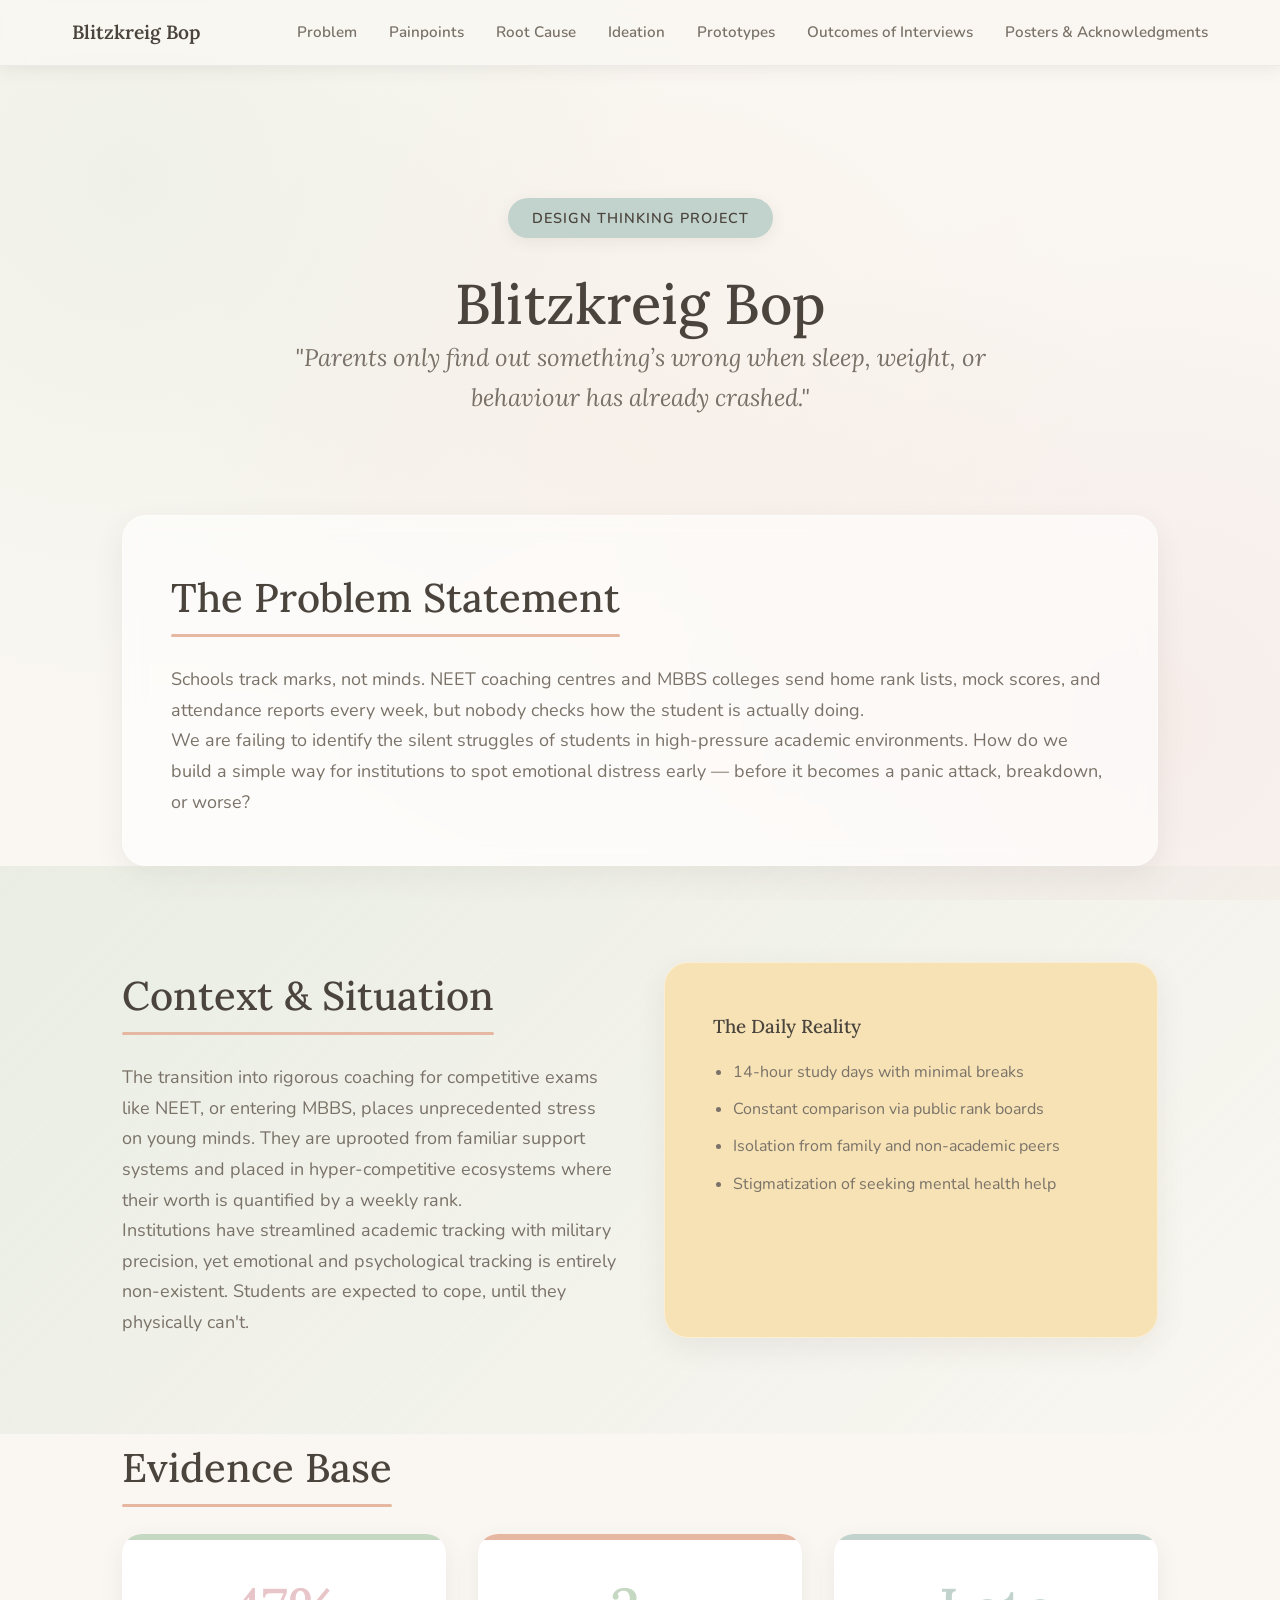
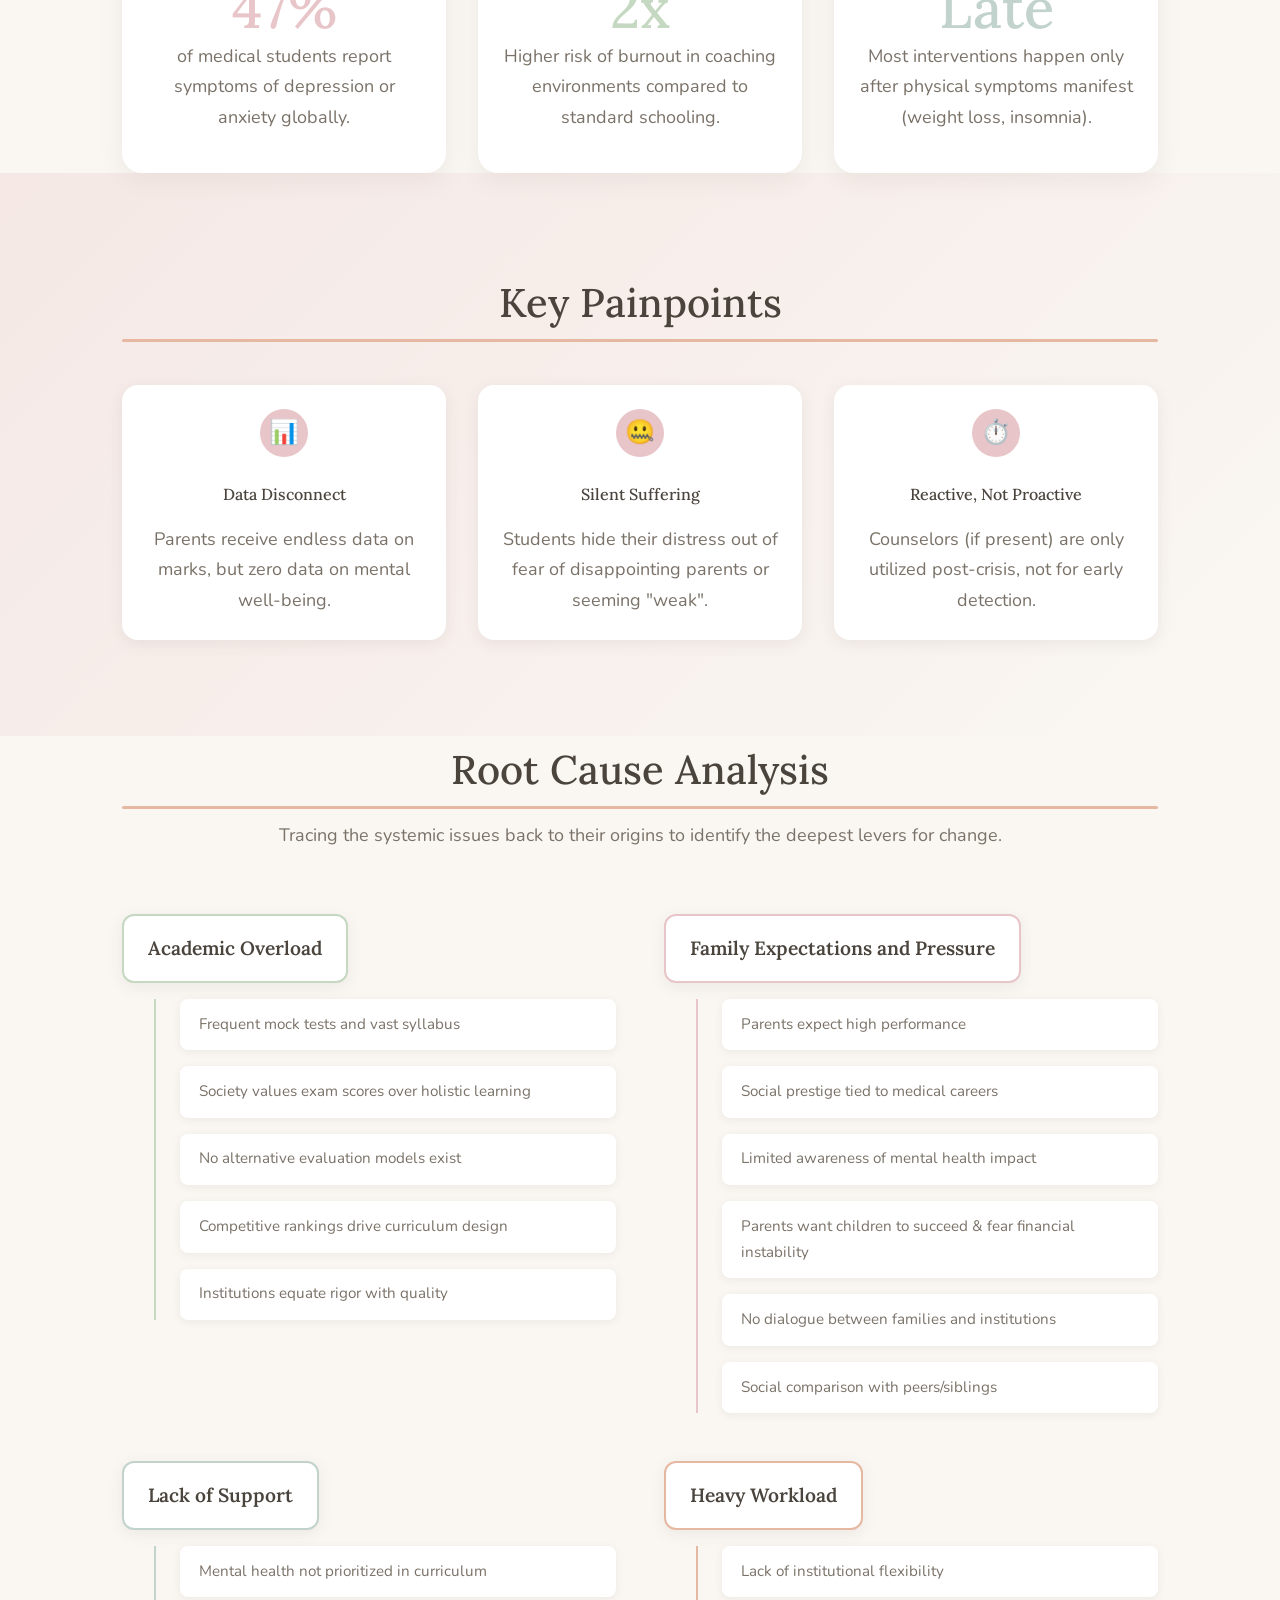
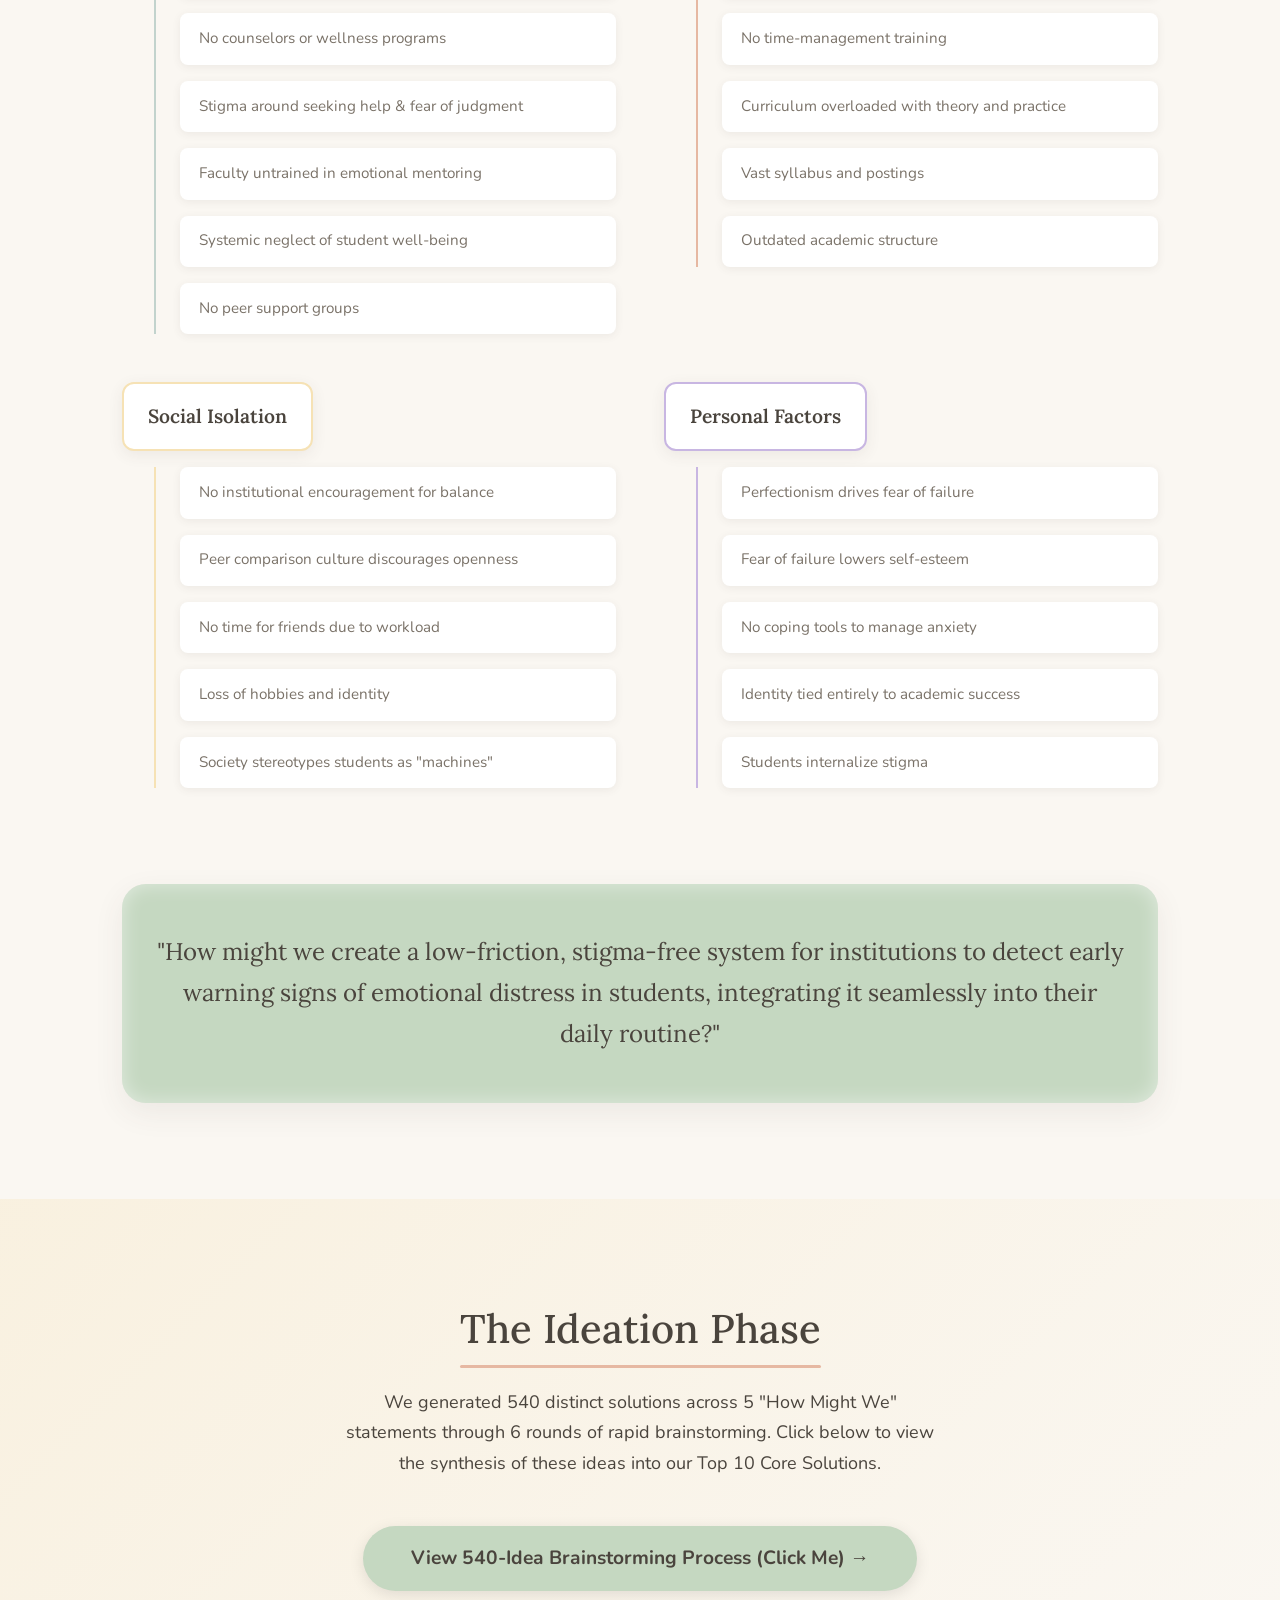
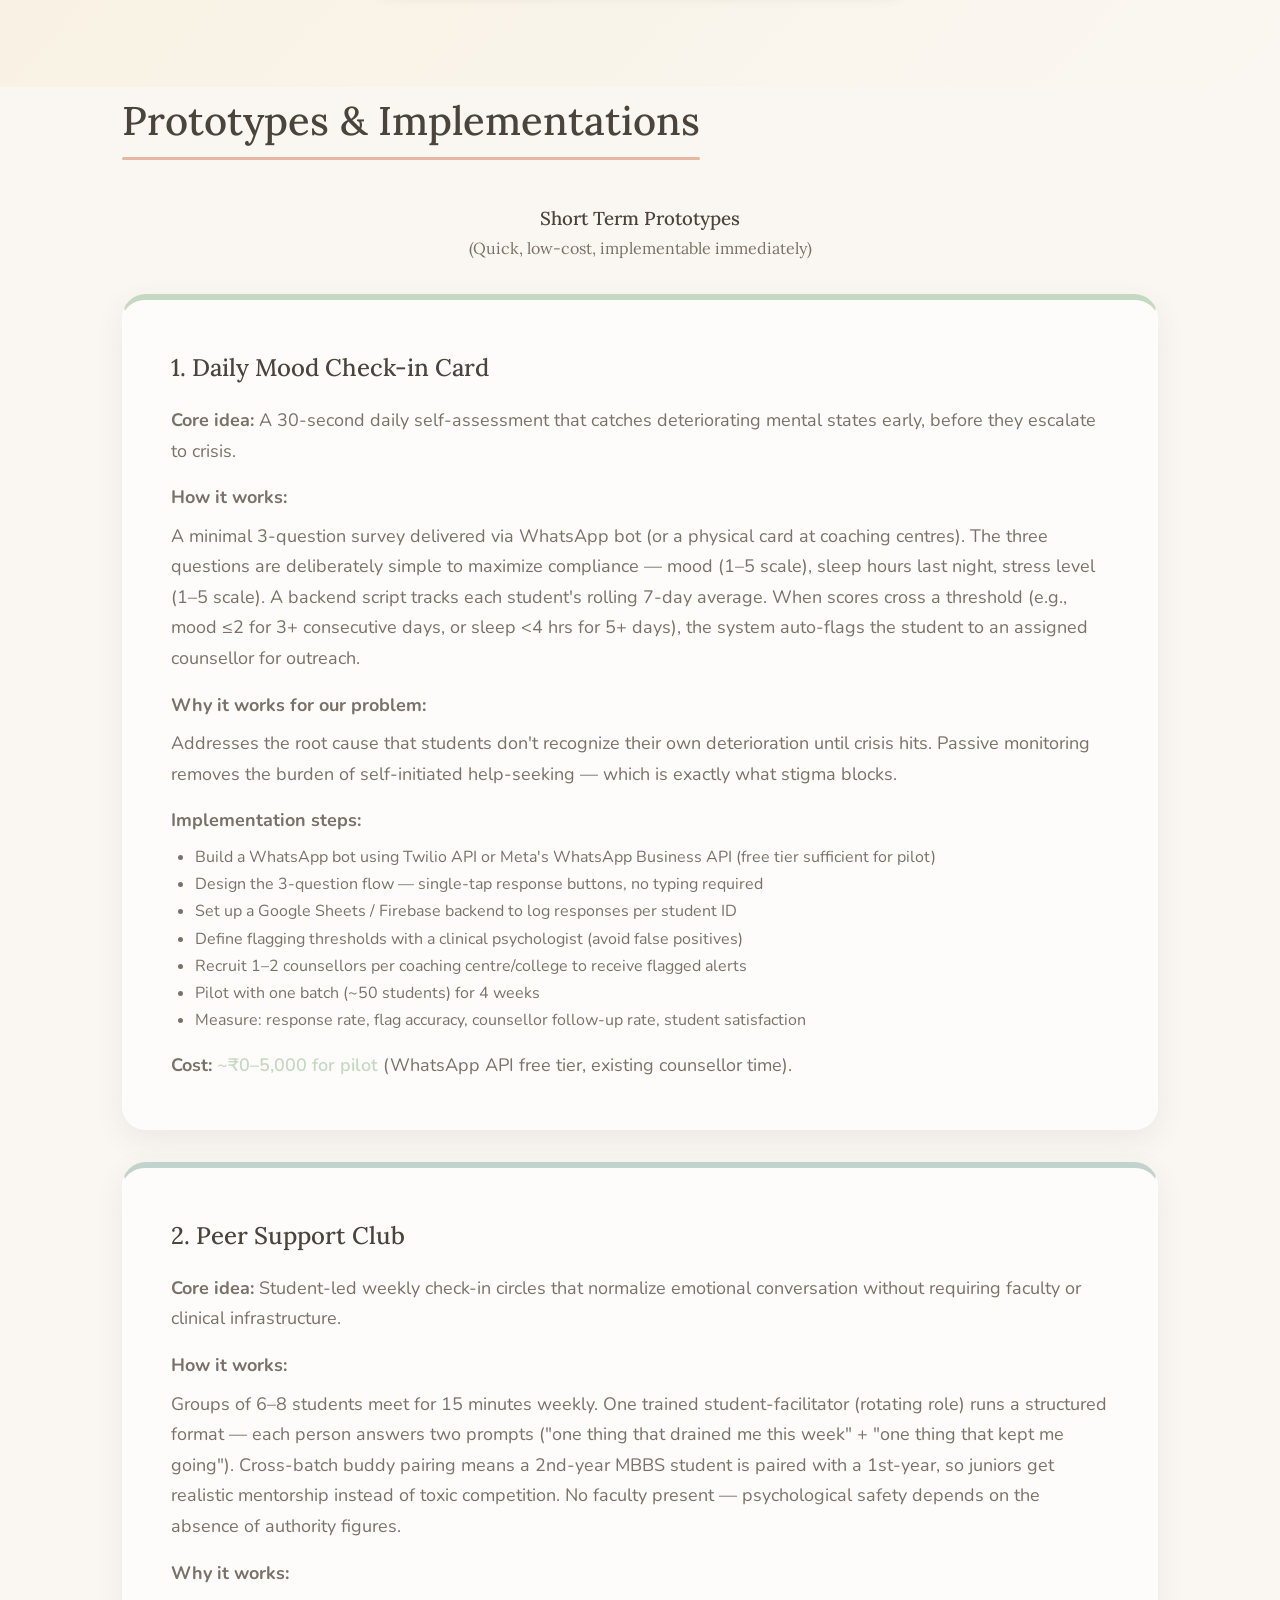
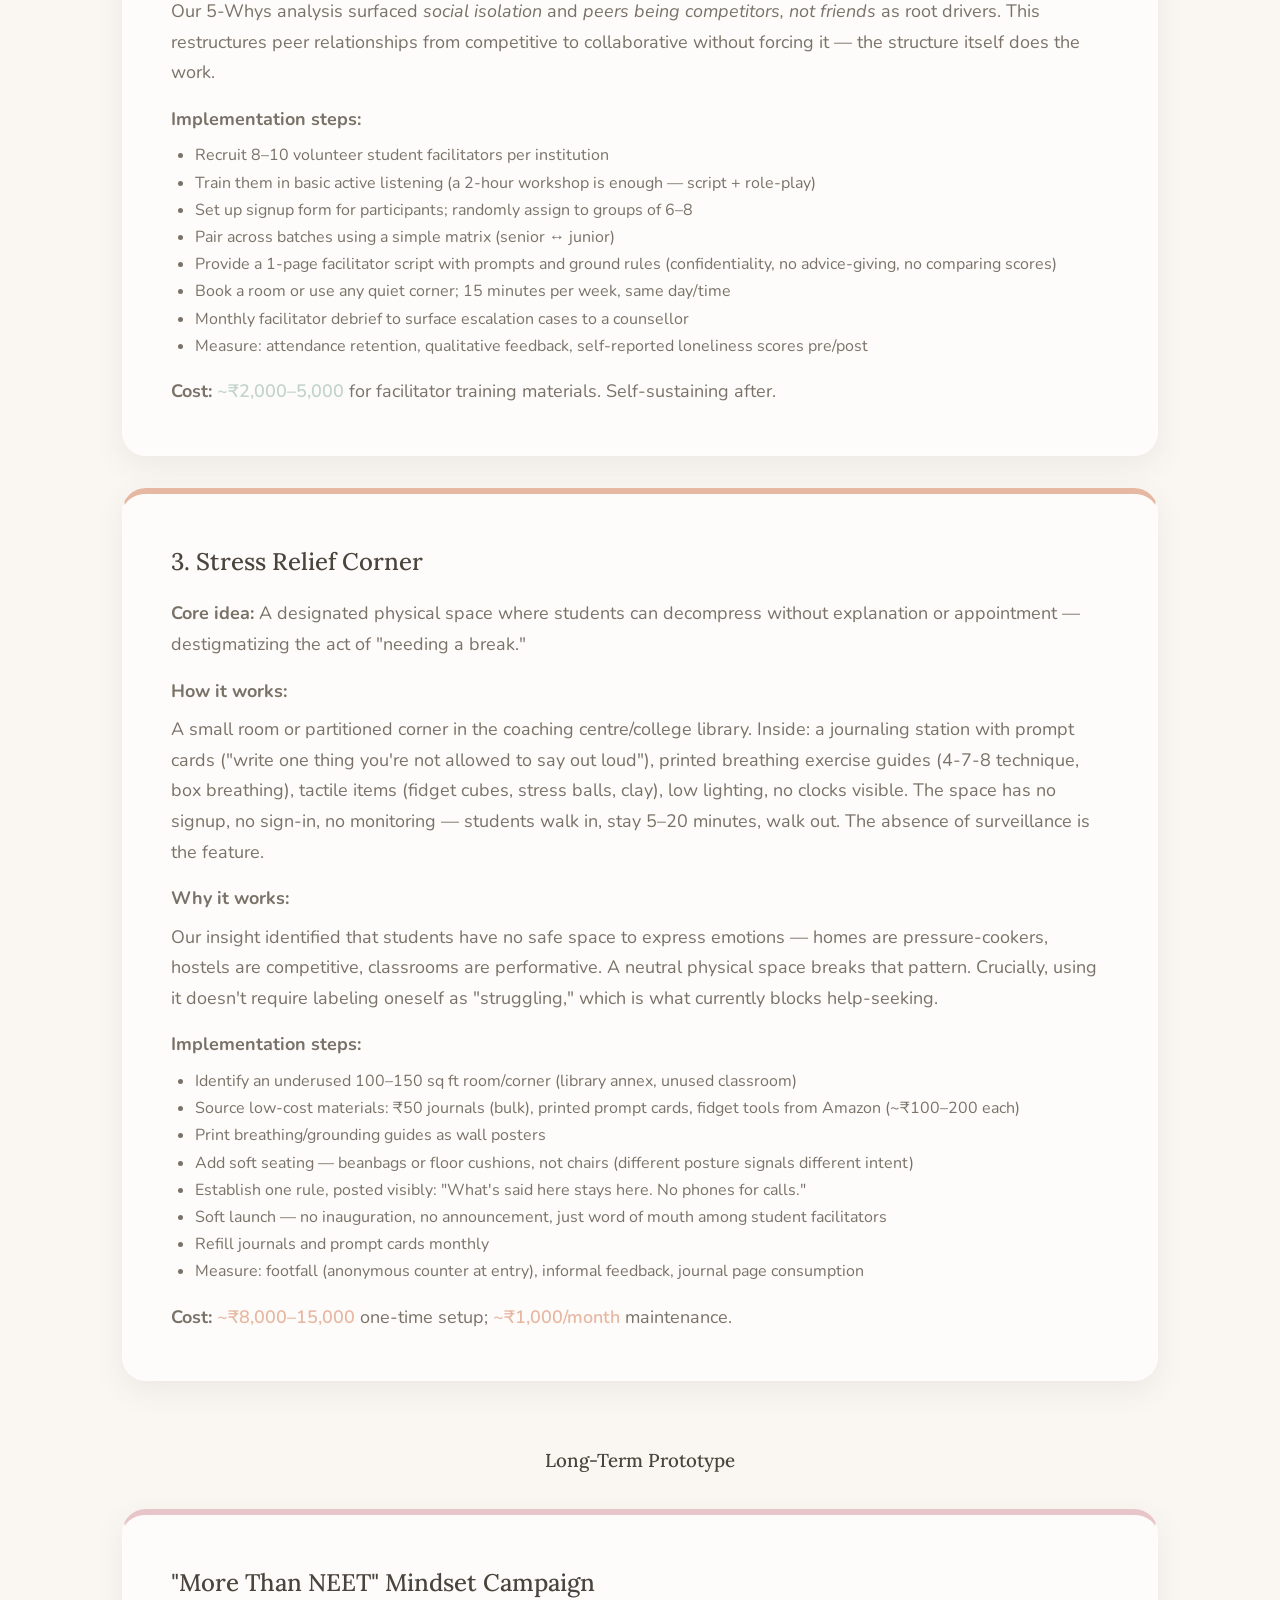
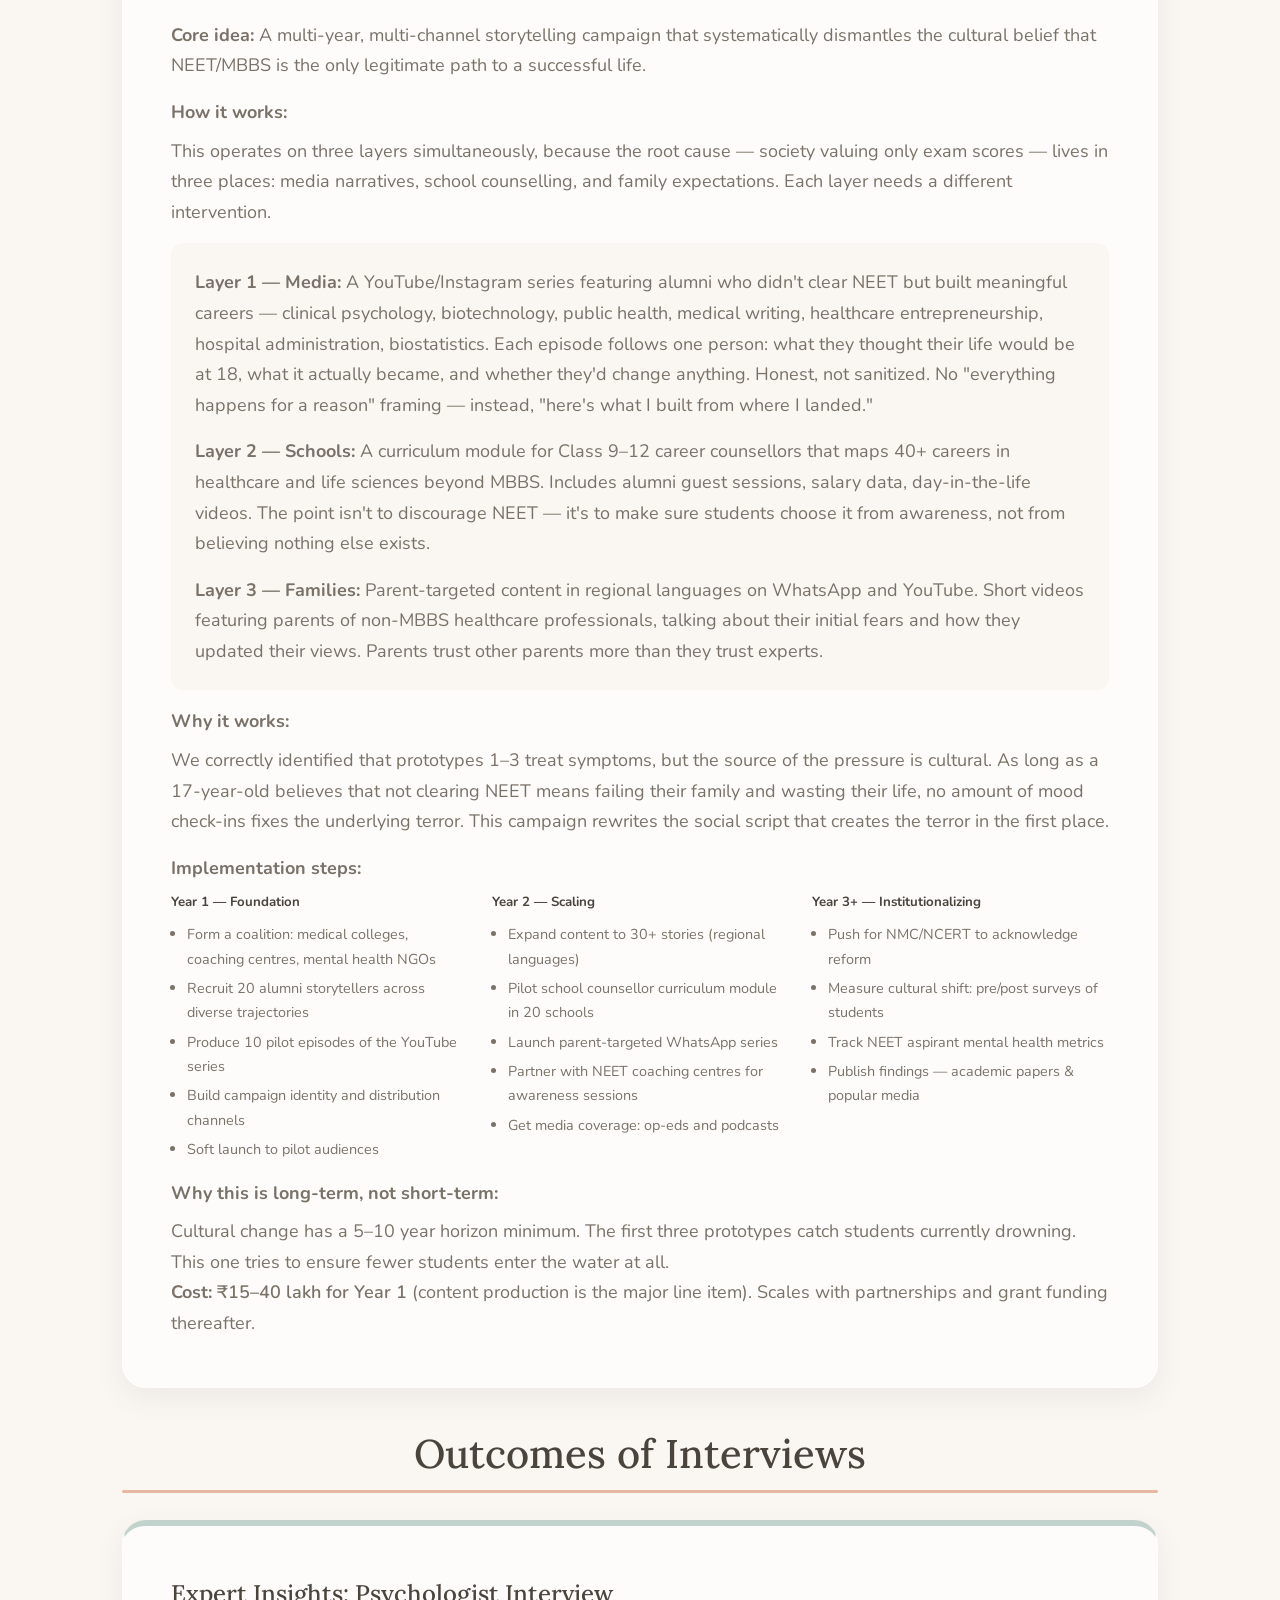
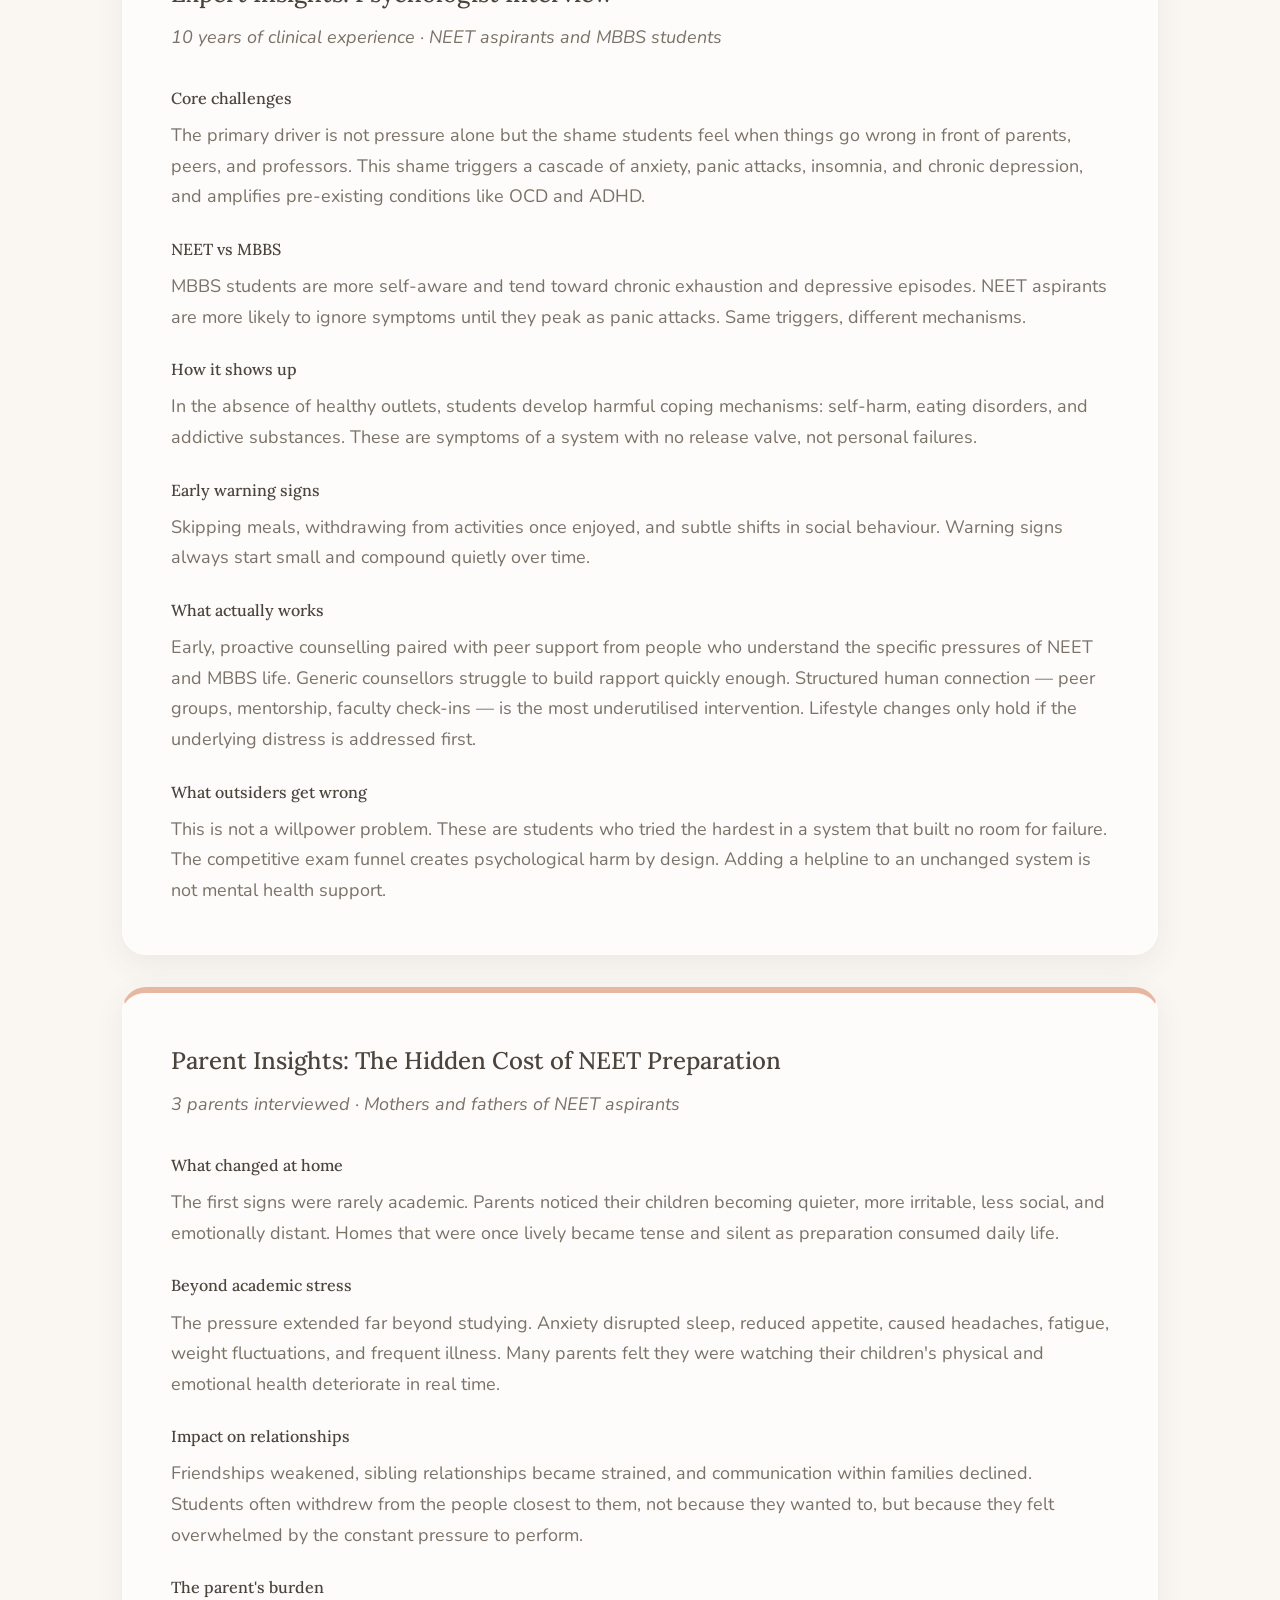
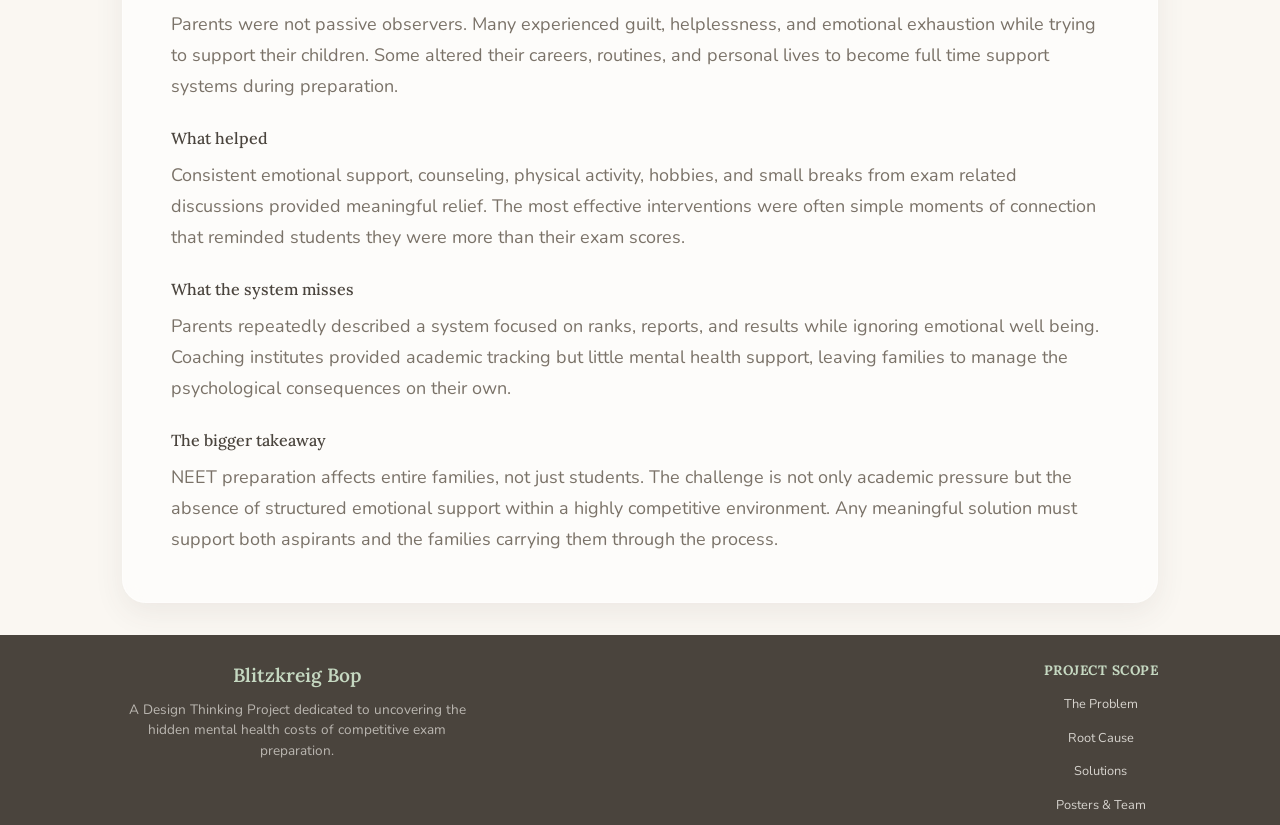
<file: index.html>
<!DOCTYPE html>
<html lang="en">
<head>
    <meta charset="UTF-8">
    <meta name="viewport" content="width=device-width, initial-scale=1.0">
    <title>Blitzkreig Bop | Early Spotting of Emotional Distress</title>
    <link rel="stylesheet" href="styles.css">
</head>
<body>

    <nav class="navbar">
        <div class="nav-container">
            <a href="#" class="nav-logo">Blitzkreig Bop</a>
            <ul class="nav-links">
                <li><a href="#problem">Problem</a></li>
                <li><a href="#painpoints">Painpoints</a></li>
                <li><a href="#root-cause">Root Cause</a></li>
                <li><a href="#ideas">Ideation</a></li>
                <li><a href="#prototype">Prototypes</a></li>
                <li><a href="#outcomes">Outcomes of Interviews</a></li>
                <li><a href="posters.html">Posters & Acknowledgments</a></li>
            </ul>
        </div>
    </nav>

    <header class="reveal">
        <div class="container">
            <span class="hero-badge">Design Thinking Project</span>
            <h1>Blitzkreig Bop</h1>
            <p class="hero-subtitle">"Parents only find out something’s wrong when sleep, weight, or behaviour has already crashed."</p>
        </div>
    </header>

    <section id="problem" class="container reveal">
        <div class="card">
            <h2>The Problem Statement</h2>
            <p>Schools track marks, not minds. NEET coaching centres and MBBS colleges send home rank lists, mock scores, and attendance reports every week, but nobody checks how the student is actually doing.</p>
            <p>We are failing to identify the silent struggles of students in high-pressure academic environments. How do we build a simple way for institutions to spot emotional distress early — before it becomes a panic attack, breakdown, or worse?</p>
        </div>
    </section>

    <section id="context" class="bg-sage reveal">
        <div class="container grid-2">
            <div>
                <h2>Context & Situation</h2>
                <p>The transition into rigorous coaching for competitive exams like NEET, or entering MBBS, places unprecedented stress on young minds. They are uprooted from familiar support systems and placed in hyper-competitive ecosystems where their worth is quantified by a weekly rank.</p>
                <p>Institutions have streamlined academic tracking with military precision, yet emotional and psychological tracking is entirely non-existent. Students are expected to cope, until they physically can't.</p>
            </div>
            <div class="card" style="background: var(--pastel-yellow);">
                <h3>The Daily Reality</h3>
                <ul style="list-style-type: disc; padding-left: 20px; color: var(--text-light);">
                    <li style="margin-bottom: 10px;">14-hour study days with minimal breaks</li>
                    <li style="margin-bottom: 10px;">Constant comparison via public rank boards</li>
                    <li style="margin-bottom: 10px;">Isolation from family and non-academic peers</li>
                    <li style="margin-bottom: 10px;">Stigmatization of seeking mental health help</li>
                </ul>
            </div>
        </div>
    </section>

    <section id="evidence" class="container reveal">
        <h2>Evidence Base</h2>
        <div class="grid-3">
            <div class="idea-card">
                <h1 style="color: var(--pastel-rose); margin-bottom: 0;">47%</h1>
                <p>of medical students report symptoms of depression or anxiety globally.</p>
            </div>
            <div class="idea-card">
                <h1 style="color: var(--pastel-sage); margin-bottom: 0;">2x</h1>
                <p>Higher risk of burnout in coaching environments compared to standard schooling.</p>
            </div>
            <div class="idea-card">
                <h1 style="color: var(--pastel-blue); margin-bottom: 0;">Late</h1>
                <p>Most interventions happen only after physical symptoms manifest (weight loss, insomnia).</p>
            </div>
        </div>
    </section>

    <section id="painpoints" class="bg-rose reveal">
        <div class="container">
            <h2 style="text-align: center; width: 100%; margin-bottom: 3rem;">Key Painpoints</h2>
            <ul class="painpoint-list grid-3" style="padding: 0;">
                <li class="painpoint-item" style="flex-direction: column; text-align: center; align-items: center; margin-bottom: 0;">
                    <div class="painpoint-icon" style="margin-right: 0; margin-bottom: 1.5rem;">📊</div>
                    <div>
                        <h4>Data Disconnect</h4>
                        <p>Parents receive endless data on marks, but zero data on mental well-being.</p>
                    </div>
                </li>
                <li class="painpoint-item" style="flex-direction: column; text-align: center; align-items: center; margin-bottom: 0;">
                    <div class="painpoint-icon" style="margin-right: 0; margin-bottom: 1.5rem;">🤐</div>
                    <div>
                        <h4>Silent Suffering</h4>
                        <p>Students hide their distress out of fear of disappointing parents or seeming "weak".</p>
                    </div>
                </li>
                <li class="painpoint-item" style="flex-direction: column; text-align: center; align-items: center; margin-bottom: 0;">
                    <div class="painpoint-icon" style="margin-right: 0; margin-bottom: 1.5rem;">⏱️</div>
                    <div>
                        <h4>Reactive, Not Proactive</h4>
                        <p>Counselors (if present) are only utilized post-crisis, not for early detection.</p>
                    </div>
                </li>
            </ul>
        </div>
    </section>

    <section id="root-cause" class="container reveal">
        <h2 style="text-align: center; width: 100%; margin-bottom: 1rem;">Root Cause Analysis</h2>
        <p style="text-align: center; max-width: 800px; margin: 0 auto 4rem; color: var(--text-light);">Tracing the systemic issues back to their origins to identify the deepest levers for change.</p>
        
        <div class="node-grid">
            <div class="node-group">
                <div class="main-node" style="border-color: var(--pastel-sage);">Academic Overload</div>
                <div class="sub-nodes-list" style="border-left-color: var(--pastel-sage);">
                    <div class="sub-node-item">Frequent mock tests and vast syllabus</div>
                    <div class="sub-node-item">Society values exam scores over holistic learning</div>
                    <div class="sub-node-item">No alternative evaluation models exist</div>
                    <div class="sub-node-item">Competitive rankings drive curriculum design</div>
                    <div class="sub-node-item">Institutions equate rigor with quality</div>
                </div>
            </div>

            <div class="node-group">
                <div class="main-node" style="border-color: var(--pastel-rose);">Family Expectations and Pressure</div>
                <div class="sub-nodes-list" style="border-left-color: var(--pastel-rose);">
                    <div class="sub-node-item">Parents expect high performance</div>
                    <div class="sub-node-item">Social prestige tied to medical careers</div>
                    <div class="sub-node-item">Limited awareness of mental health impact</div>
                    <div class="sub-node-item">Parents want children to succeed & fear financial instability</div>
                    <div class="sub-node-item">No dialogue between families and institutions</div>
                    <div class="sub-node-item">Social comparison with peers/siblings</div>
                </div>
            </div>

            <div class="node-group">
                <div class="main-node" style="border-color: var(--pastel-blue);">Lack of Support</div>
                <div class="sub-nodes-list" style="border-left-color: var(--pastel-blue);">
                    <div class="sub-node-item">Mental health not prioritized in curriculum</div>
                    <div class="sub-node-item">No counselors or wellness programs</div>
                    <div class="sub-node-item">Stigma around seeking help & fear of judgment</div>
                    <div class="sub-node-item">Faculty untrained in emotional mentoring</div>
                    <div class="sub-node-item">Systemic neglect of student well-being</div>
                    <div class="sub-node-item">No peer support groups</div>
                </div>
            </div>

            <div class="node-group">
                <div class="main-node" style="border-color: var(--pastel-peach);">Heavy Workload</div>
                <div class="sub-nodes-list" style="border-left-color: var(--pastel-peach);">
                    <div class="sub-node-item">Lack of institutional flexibility</div>
                    <div class="sub-node-item">No time-management training</div>
                    <div class="sub-node-item">Curriculum overloaded with theory and practice</div>
                    <div class="sub-node-item">Vast syllabus and postings</div>
                    <div class="sub-node-item">Outdated academic structure</div>
                </div>
            </div>

            <div class="node-group">
                <div class="main-node" style="border-color: var(--pastel-yellow);">Social Isolation</div>
                <div class="sub-nodes-list" style="border-left-color: var(--pastel-yellow);">
                    <div class="sub-node-item">No institutional encouragement for balance</div>
                    <div class="sub-node-item">Peer comparison culture discourages openness</div>
                    <div class="sub-node-item">No time for friends due to workload</div>
                    <div class="sub-node-item">Loss of hobbies and identity</div>
                    <div class="sub-node-item">Society stereotypes students as "machines"</div>
                </div>
            </div>

            <div class="node-group">
                <div class="main-node" style="border-color: #C8B6E2;">Personal Factors</div>
                <div class="sub-nodes-list" style="border-left-color: #C8B6E2;">
                    <div class="sub-node-item">Perfectionism drives fear of failure</div>
                    <div class="sub-node-item">Fear of failure lowers self-esteem</div>
                    <div class="sub-node-item">No coping tools to manage anxiety</div>
                    <div class="sub-node-item">Identity tied entirely to academic success</div>
                    <div class="sub-node-item">Students internalize stigma</div>
                </div>
            </div>
        </div>
    </section>

    <section id="hmw" class="reveal">
        <div class="container">
            <div class="hmw-statement">
                "How might we create a low-friction, stigma-free system for institutions to detect early warning signs of emotional distress in students, integrating it seamlessly into their daily routine?"
            </div>
        </div>
    </section>

    <section id="ideas" class="bg-yellow reveal" style="text-align: center; padding: 6rem 0;">
        <div class="container">
            <h2 style="margin-bottom: 1.5rem;">The Ideation Phase</h2>
            <p style="margin-bottom: 3rem; max-width: 600px; margin-left: auto; margin-right: auto; color: var(--text-color);">We generated 540 distinct solutions across 5 "How Might We" statements through 6 rounds of rapid brainstorming. Click below to view the synthesis of these ideas into our Top 10 Core Solutions.</p>
            
            <a href="ideation.html" style="display: inline-block; background-color: var(--pastel-sage); color: var(--text-color); font-weight: bold; font-size: 1.2rem; padding: 1rem 3rem; border-radius: 50px; text-decoration: none; box-shadow: 0 4px 15px rgba(0,0,0,0.1); transition: transform 0.3s ease;">
                View 540-Idea Brainstorming Process (Click Me) →
            </a>
        </div>
    </section>

    <section id="prototype" class="container reveal">
        <h2 style="text-align: center; margin-bottom: 3rem;">Prototypes & Implementations</h2>

        <h3 style="text-align: center; margin-bottom: 2rem;">Short Term Prototypes <span style="font-size: 1rem; color: var(--text-light); font-weight: normal; display: block;">(Quick, low-cost, implementable immediately)</span></h3>
        
        <div class="card" style="border-top: 6px solid var(--pastel-sage); margin-bottom: 2rem;">
            <h4 style="font-size: 1.5rem; margin-bottom: 1rem; color: var(--text-color);">1. Daily Mood Check-in Card</h4>
            <p><strong>Core idea:</strong> A 30-second daily self-assessment that catches deteriorating mental states early, before they escalate to crisis.</p>
            
            <p style="margin-top: 1rem; margin-bottom: 0.5rem;"><strong>How it works:</strong></p>
            <p>A minimal 3-question survey delivered via WhatsApp bot (or a physical card at coaching centres). The three questions are deliberately simple to maximize compliance — mood (1–5 scale), sleep hours last night, stress level (1–5 scale). A backend script tracks each student's rolling 7-day average. When scores cross a threshold (e.g., mood ≤2 for 3+ consecutive days, or sleep &lt;4 hrs for 5+ days), the system auto-flags the student to an assigned counsellor for outreach.</p>
            
            <p style="margin-top: 1rem; margin-bottom: 0.5rem;"><strong>Why it works for our problem:</strong></p>
            <p>Addresses the root cause that students don't recognize their own deterioration until crisis hits. Passive monitoring removes the burden of self-initiated help-seeking — which is exactly what stigma blocks.</p>

            <p style="margin-top: 1rem; margin-bottom: 0.5rem;"><strong>Implementation steps:</strong></p>
            <ul style="list-style-type: disc; padding-left: 1.5rem; margin-bottom: 1rem; color: var(--text-light);">
                <li>Build a WhatsApp bot using Twilio API or Meta's WhatsApp Business API (free tier sufficient for pilot)</li>
                <li>Design the 3-question flow — single-tap response buttons, no typing required</li>
                <li>Set up a Google Sheets / Firebase backend to log responses per student ID</li>
                <li>Define flagging thresholds with a clinical psychologist (avoid false positives)</li>
                <li>Recruit 1–2 counsellors per coaching centre/college to receive flagged alerts</li>
                <li>Pilot with one batch (~50 students) for 4 weeks</li>
                <li>Measure: response rate, flag accuracy, counsellor follow-up rate, student satisfaction</li>
            </ul>

            <p><strong>Cost:</strong> <span style="color: var(--pastel-sage); font-weight: 600;">~₹0–5,000 for pilot</span> (WhatsApp API free tier, existing counsellor time).</p>
        </div>

        <div class="card" style="border-top: 6px solid var(--pastel-blue); margin-bottom: 2rem;">
            <h4 style="font-size: 1.5rem; margin-bottom: 1rem; color: var(--text-color);">2. Peer Support Club</h4>
            <p><strong>Core idea:</strong> Student-led weekly check-in circles that normalize emotional conversation without requiring faculty or clinical infrastructure.</p>
            
            <p style="margin-top: 1rem; margin-bottom: 0.5rem;"><strong>How it works:</strong></p>
            <p>Groups of 6–8 students meet for 15 minutes weekly. One trained student-facilitator (rotating role) runs a structured format — each person answers two prompts ("one thing that drained me this week" + "one thing that kept me going"). Cross-batch buddy pairing means a 2nd-year MBBS student is paired with a 1st-year, so juniors get realistic mentorship instead of toxic competition. No faculty present — psychological safety depends on the absence of authority figures.</p>

            <p style="margin-top: 1rem; margin-bottom: 0.5rem;"><strong>Why it works:</strong></p>
            <p>Our 5-Whys analysis surfaced <em>social isolation</em> and <em>peers being competitors, not friends</em> as root drivers. This restructures peer relationships from competitive to collaborative without forcing it — the structure itself does the work.</p>

            <p style="margin-top: 1rem; margin-bottom: 0.5rem;"><strong>Implementation steps:</strong></p>
            <ul style="list-style-type: disc; padding-left: 1.5rem; margin-bottom: 1rem; color: var(--text-light);">
                <li>Recruit 8–10 volunteer student facilitators per institution</li>
                <li>Train them in basic active listening (a 2-hour workshop is enough — script + role-play)</li>
                <li>Set up signup form for participants; randomly assign to groups of 6–8</li>
                <li>Pair across batches using a simple matrix (senior ↔ junior)</li>
                <li>Provide a 1-page facilitator script with prompts and ground rules (confidentiality, no advice-giving, no comparing scores)</li>
                <li>Book a room or use any quiet corner; 15 minutes per week, same day/time</li>
                <li>Monthly facilitator debrief to surface escalation cases to a counsellor</li>
                <li>Measure: attendance retention, qualitative feedback, self-reported loneliness scores pre/post</li>
            </ul>

            <p><strong>Cost:</strong> <span style="color: var(--pastel-blue); font-weight: 600;">~₹2,000–5,000</span> for facilitator training materials. Self-sustaining after.</p>
        </div>

        <div class="card" style="border-top: 6px solid var(--pastel-peach); margin-bottom: 4rem;">
            <h4 style="font-size: 1.5rem; margin-bottom: 1rem; color: var(--text-color);">3. Stress Relief Corner</h4>
            <p><strong>Core idea:</strong> A designated physical space where students can decompress without explanation or appointment — destigmatizing the act of "needing a break."</p>

            <p style="margin-top: 1rem; margin-bottom: 0.5rem;"><strong>How it works:</strong></p>
            <p>A small room or partitioned corner in the coaching centre/college library. Inside: a journaling station with prompt cards ("write one thing you're not allowed to say out loud"), printed breathing exercise guides (4-7-8 technique, box breathing), tactile items (fidget cubes, stress balls, clay), low lighting, no clocks visible. The space has no signup, no sign-in, no monitoring — students walk in, stay 5–20 minutes, walk out. The absence of surveillance is the feature.</p>

            <p style="margin-top: 1rem; margin-bottom: 0.5rem;"><strong>Why it works:</strong></p>
            <p>Our insight identified that students have no safe space to express emotions — homes are pressure-cookers, hostels are competitive, classrooms are performative. A neutral physical space breaks that pattern. Crucially, using it doesn't require labeling oneself as "struggling," which is what currently blocks help-seeking.</p>

            <p style="margin-top: 1rem; margin-bottom: 0.5rem;"><strong>Implementation steps:</strong></p>
            <ul style="list-style-type: disc; padding-left: 1.5rem; margin-bottom: 1rem; color: var(--text-light);">
                <li>Identify an underused 100–150 sq ft room/corner (library annex, unused classroom)</li>
                <li>Source low-cost materials: ₹50 journals (bulk), printed prompt cards, fidget tools from Amazon (~₹100–200 each)</li>
                <li>Print breathing/grounding guides as wall posters</li>
                <li>Add soft seating — beanbags or floor cushions, not chairs (different posture signals different intent)</li>
                <li>Establish one rule, posted visibly: "What's said here stays here. No phones for calls."</li>
                <li>Soft launch — no inauguration, no announcement, just word of mouth among student facilitators</li>
                <li>Refill journals and prompt cards monthly</li>
                <li>Measure: footfall (anonymous counter at entry), informal feedback, journal page consumption</li>
            </ul>

            <p><strong>Cost:</strong> <span style="color: var(--pastel-peach); font-weight: 600;">~₹8,000–15,000</span> one-time setup; <span style="color: var(--pastel-peach); font-weight: 600;">~₹1,000/month</span> maintenance.</p>
        </div>


        <h3 style="text-align: center; margin-bottom: 2rem;">Long-Term Prototype</h3>

        <div class="card" style="border-top: 6px solid var(--pastel-rose); margin-bottom: 2rem;">
            <h4 style="font-size: 1.5rem; margin-bottom: 1rem; color: var(--text-color);">"More Than NEET" Mindset Campaign</h4>
            <p><strong>Core idea:</strong> A multi-year, multi-channel storytelling campaign that systematically dismantles the cultural belief that NEET/MBBS is the only legitimate path to a successful life.</p>

            <p style="margin-top: 1rem; margin-bottom: 0.5rem;"><strong>How it works:</strong></p>
            <p>This operates on three layers simultaneously, because the root cause — society valuing only exam scores — lives in three places: media narratives, school counselling, and family expectations. Each layer needs a different intervention.</p>
            
            <div style="background-color: var(--bg-color); padding: 1.5rem; border-radius: 12px; margin: 1rem 0;">
                <p style="margin-bottom: 1rem;"><strong>Layer 1 — Media:</strong> A YouTube/Instagram series featuring alumni who didn't clear NEET but built meaningful careers — clinical psychology, biotechnology, public health, medical writing, healthcare entrepreneurship, hospital administration, biostatistics. Each episode follows one person: what they thought their life would be at 18, what it actually became, and whether they'd change anything. Honest, not sanitized. No "everything happens for a reason" framing — instead, "here's what I built from where I landed."</p>
                <p style="margin-bottom: 1rem;"><strong>Layer 2 — Schools:</strong> A curriculum module for Class 9–12 career counsellors that maps 40+ careers in healthcare and life sciences beyond MBBS. Includes alumni guest sessions, salary data, day-in-the-life videos. The point isn't to discourage NEET — it's to make sure students choose it from awareness, not from believing nothing else exists.</p>
                <p><strong>Layer 3 — Families:</strong> Parent-targeted content in regional languages on WhatsApp and YouTube. Short videos featuring parents of non-MBBS healthcare professionals, talking about their initial fears and how they updated their views. Parents trust other parents more than they trust experts.</p>
            </div>

            <p style="margin-top: 1rem; margin-bottom: 0.5rem;"><strong>Why it works:</strong></p>
            <p>We correctly identified that prototypes 1–3 treat symptoms, but the source of the pressure is cultural. As long as a 17-year-old believes that not clearing NEET means failing their family and wasting their life, no amount of mood check-ins fixes the underlying terror. This campaign rewrites the social script that creates the terror in the first place.</p>

            <p style="margin-top: 1rem; margin-bottom: 0.5rem;"><strong>Implementation steps:</strong></p>
            <div class="grid-3" style="gap: 1.5rem; margin-bottom: 1rem;">
                <div>
                    <h5 style="margin-bottom: 0.5rem;">Year 1 — Foundation</h5>
                    <ul style="list-style-type: disc; padding-left: 1rem; color: var(--text-light); font-size: 0.9rem;">
                        <li style="margin-bottom: 0.3rem;">Form a coalition: medical colleges, coaching centres, mental health NGOs</li>
                        <li style="margin-bottom: 0.3rem;">Recruit 20 alumni storytellers across diverse trajectories</li>
                        <li style="margin-bottom: 0.3rem;">Produce 10 pilot episodes of the YouTube series</li>
                        <li style="margin-bottom: 0.3rem;">Build campaign identity and distribution channels</li>
                        <li>Soft launch to pilot audiences</li>
                    </ul>
                </div>
                <div>
                    <h5 style="margin-bottom: 0.5rem;">Year 2 — Scaling</h5>
                    <ul style="list-style-type: disc; padding-left: 1rem; color: var(--text-light); font-size: 0.9rem;">
                        <li style="margin-bottom: 0.3rem;">Expand content to 30+ stories (regional languages)</li>
                        <li style="margin-bottom: 0.3rem;">Pilot school counsellor curriculum module in 20 schools</li>
                        <li style="margin-bottom: 0.3rem;">Launch parent-targeted WhatsApp series</li>
                        <li style="margin-bottom: 0.3rem;">Partner with NEET coaching centres for awareness sessions</li>
                        <li>Get media coverage: op-eds and podcasts</li>
                    </ul>
                </div>
                <div>
                    <h5 style="margin-bottom: 0.5rem;">Year 3+ — Institutionalizing</h5>
                    <ul style="list-style-type: disc; padding-left: 1rem; color: var(--text-light); font-size: 0.9rem;">
                        <li style="margin-bottom: 0.3rem;">Push for NMC/NCERT to acknowledge reform</li>
                        <li style="margin-bottom: 0.3rem;">Measure cultural shift: pre/post surveys of students</li>
                        <li style="margin-bottom: 0.3rem;">Track NEET aspirant mental health metrics</li>
                        <li>Publish findings — academic papers & popular media</li>
                    </ul>
                </div>
            </div>

            <p style="margin-top: 1rem; margin-bottom: 0.5rem;"><strong>Why this is long-term, not short-term:</strong></p>
            <p>Cultural change has a 5–10 year horizon minimum. The first three prototypes catch students currently drowning. This one tries to ensure fewer students enter the water at all.</p>

            <p><strong>Cost:</strong> <span style="font-weight: 600;">₹15–40 lakh for Year 1</span> (content production is the major line item). Scales with partnerships and grant funding thereafter.</p>
        </div>
    </section>


    <section id="outcomes" class="container reveal">
        <h2 style="text-align: center; width: 100%; margin-bottom: 2rem;">Outcomes of Interviews</h2>
        <div class="card" style="border-top: 6px solid var(--pastel-blue); margin-bottom: 2rem;">
            <h3 style="font-size: 1.5rem; margin-bottom: 0.5rem; color: var(--text-color);">Expert Insights: Psychologist Interview</h3>
            <p style="color: var(--text-light); margin-bottom: 2rem;"><em>10 years of clinical experience &middot; NEET aspirants and MBBS students</em></p>
            
            <h4 style="margin-bottom: 0.5rem;">Core challenges</h4>
            <p style="margin-bottom: 1.5rem;">The primary driver is not pressure alone but the shame students feel when things go wrong in front of parents, peers, and professors. This shame triggers a cascade of anxiety, panic attacks, insomnia, and chronic depression, and amplifies pre-existing conditions like OCD and ADHD.</p>

            <h4 style="margin-bottom: 0.5rem;">NEET vs MBBS</h4>
            <p style="margin-bottom: 1.5rem;">MBBS students are more self-aware and tend toward chronic exhaustion and depressive episodes. NEET aspirants are more likely to ignore symptoms until they peak as panic attacks. Same triggers, different mechanisms.</p>

            <h4 style="margin-bottom: 0.5rem;">How it shows up</h4>
            <p style="margin-bottom: 1.5rem;">In the absence of healthy outlets, students develop harmful coping mechanisms: self-harm, eating disorders, and addictive substances. These are symptoms of a system with no release valve, not personal failures.</p>

            <h4 style="margin-bottom: 0.5rem;">Early warning signs</h4>
            <p style="margin-bottom: 1.5rem;">Skipping meals, withdrawing from activities once enjoyed, and subtle shifts in social behaviour. Warning signs always start small and compound quietly over time.</p>

            <h4 style="margin-bottom: 0.5rem;">What actually works</h4>
            <p style="margin-bottom: 1.5rem;">Early, proactive counselling paired with peer support from people who understand the specific pressures of NEET and MBBS life. Generic counsellors struggle to build rapport quickly enough. Structured human connection &mdash; peer groups, mentorship, faculty check-ins &mdash; is the most underutilised intervention. Lifestyle changes only hold if the underlying distress is addressed first.</p>

            <h4 style="margin-bottom: 0.5rem;">What outsiders get wrong</h4>
            <p>This is not a willpower problem. These are students who tried the hardest in a system that built no room for failure. The competitive exam funnel creates psychological harm by design. Adding a helpline to an unchanged system is not mental health support.</p>
        </div>
        
        <div class="card" style="border-top: 6px solid var(--pastel-peach); margin-bottom: 2rem;">
            <h3 style="font-size: 1.5rem; margin-bottom: 0.5rem; color: var(--text-color);">Parent Insights: The Hidden Cost of NEET Preparation</h3>
            <p style="color: var(--text-light); margin-bottom: 2rem;"><em>3 parents interviewed &middot; Mothers and fathers of NEET aspirants</em></p>
            
            <h4 style="margin-bottom: 0.5rem;">What changed at home</h4>
            <p style="margin-bottom: 1.5rem;">The first signs were rarely academic. Parents noticed their children becoming quieter, more irritable, less social, and emotionally distant. Homes that were once lively became tense and silent as preparation consumed daily life.</p>

            <h4 style="margin-bottom: 0.5rem;">Beyond academic stress</h4>
            <p style="margin-bottom: 1.5rem;">The pressure extended far beyond studying. Anxiety disrupted sleep, reduced appetite, caused headaches, fatigue, weight fluctuations, and frequent illness. Many parents felt they were watching their children's physical and emotional health deteriorate in real time.</p>

            <h4 style="margin-bottom: 0.5rem;">Impact on relationships</h4>
            <p style="margin-bottom: 1.5rem;">Friendships weakened, sibling relationships became strained, and communication within families declined. Students often withdrew from the people closest to them, not because they wanted to, but because they felt overwhelmed by the constant pressure to perform.</p>

            <h4 style="margin-bottom: 0.5rem;">The parent's burden</h4>
            <p style="margin-bottom: 1.5rem;">Parents were not passive observers. Many experienced guilt, helplessness, and emotional exhaustion while trying to support their children. Some altered their careers, routines, and personal lives to become full time support systems during preparation.</p>

            <h4 style="margin-bottom: 0.5rem;">What helped</h4>
            <p style="margin-bottom: 1.5rem;">Consistent emotional support, counseling, physical activity, hobbies, and small breaks from exam related discussions provided meaningful relief. The most effective interventions were often simple moments of connection that reminded students they were more than their exam scores.</p>

            <h4 style="margin-bottom: 0.5rem;">What the system misses</h4>
            <p style="margin-bottom: 1.5rem;">Parents repeatedly described a system focused on ranks, reports, and results while ignoring emotional well being. Coaching institutes provided academic tracking but little mental health support, leaving families to manage the psychological consequences on their own.</p>

            <h4 style="margin-bottom: 0.5rem;">The bigger takeaway</h4>
            <p>NEET preparation affects entire families, not just students. The challenge is not only academic pressure but the absence of structured emotional support within a highly competitive environment. Any meaningful solution must support both aspirants and the families carrying them through the process.</p>
        </div>
    </section>


    <footer class="site-footer">
        <div class="container footer-content">
            <div class="footer-brand">
                <span class="footer-logo">Blitzkreig Bop</span>
                <p>A Design Thinking Project dedicated to uncovering the hidden mental health costs of competitive exam preparation.</p>
            </div>
            <div class="footer-links">
                <h4 class="footer-heading">Project Scope</h4>
                <ul>
                    <li><a href="index.html#problem">The Problem</a></li>
                    <li><a href="index.html#root-cause">Root Cause</a></li>
                    <li><a href="index.html#prototype">Solutions</a></li>
                    <li><a href="posters.html">Posters & Team</a></li>
                </ul>
            </div>
        </div>
    </footer>

    <script>
        // Simple scroll reveal animation for the lofi chill vibe
        function reveal() {
            var reveals = document.querySelectorAll(".reveal");
            for (var i = 0; i < reveals.length; i++) {
                var windowHeight = window.innerHeight;
                var elementTop = reveals[i].getBoundingClientRect().top;
                var elementVisible = 100;
                if (elementTop < windowHeight - elementVisible) {
                    reveals[i].classList.add("active");
                }
            }
        }
        window.addEventListener("scroll", reveal);
        // Trigger once on load
        reveal();
    </script>
</body>
</html>
</file>
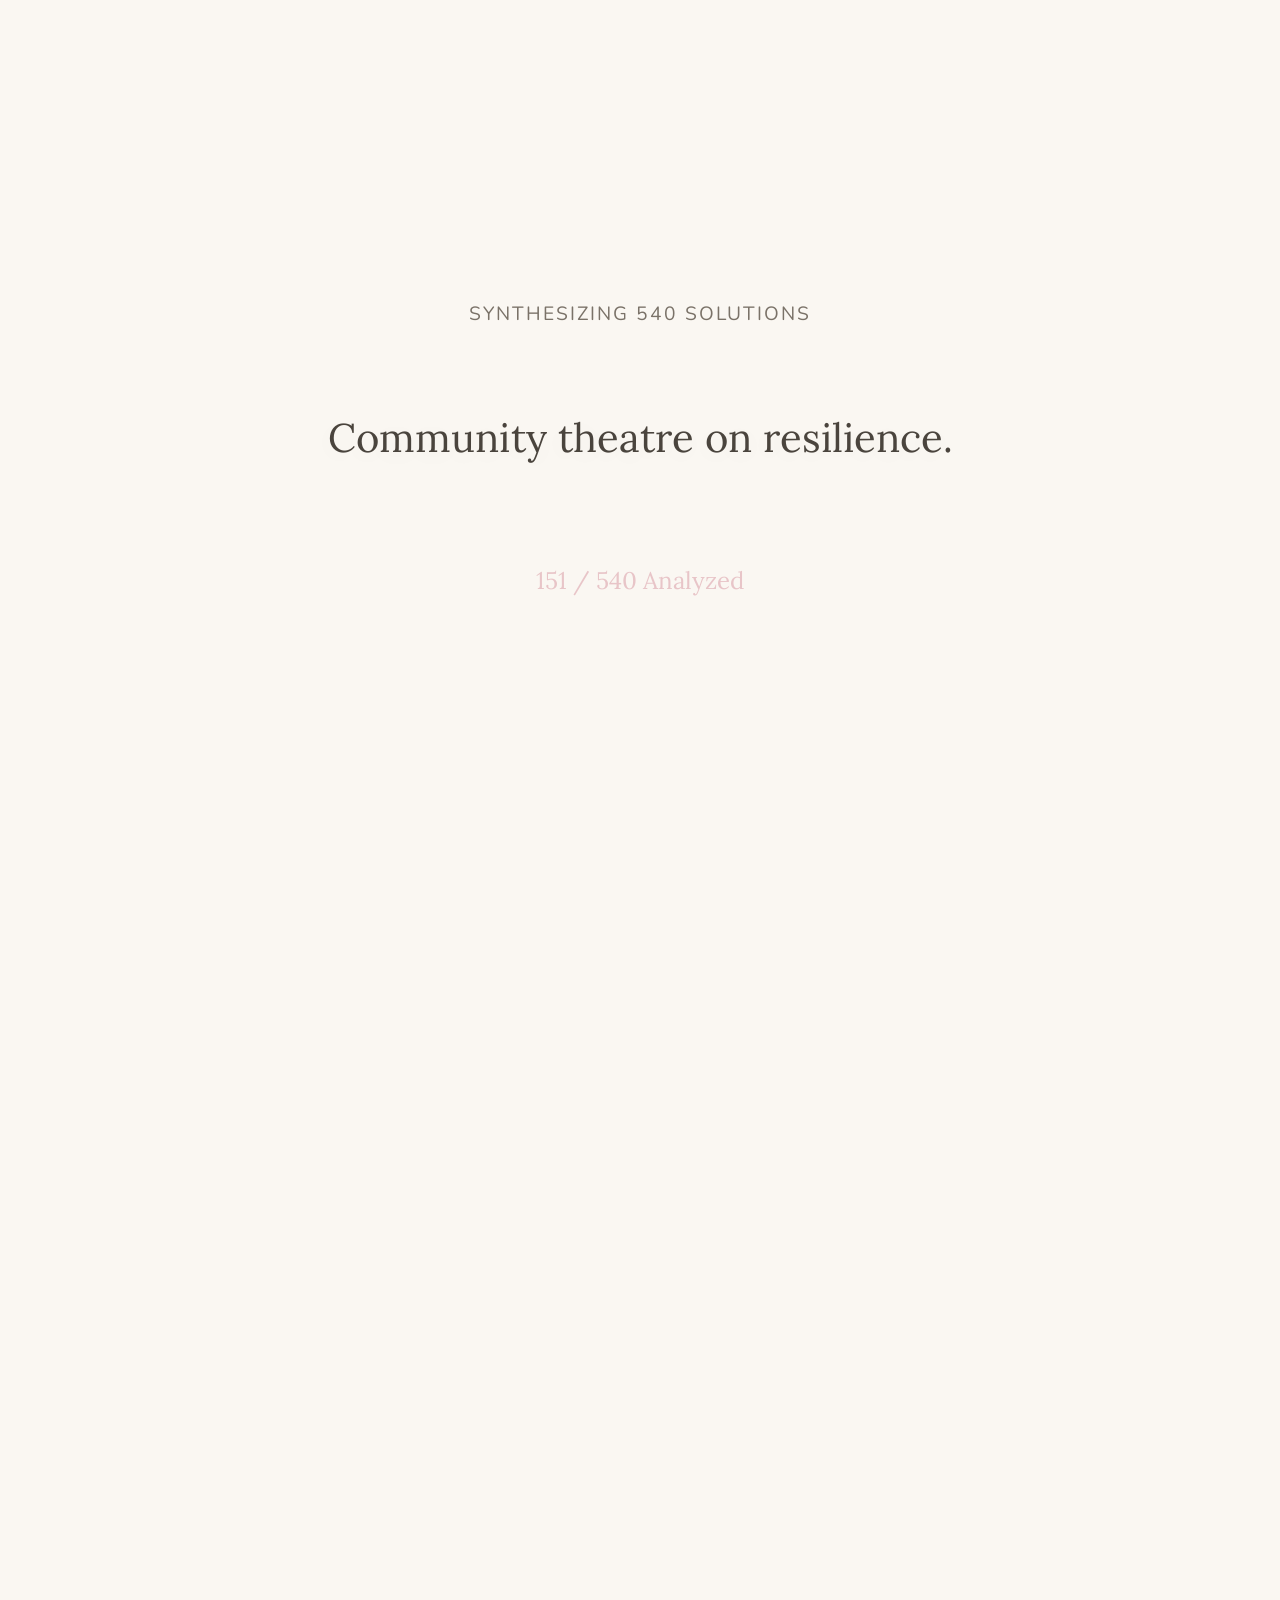
<file: ideation.html>
<!DOCTYPE html>
<html lang="en">
<head>
    <meta charset="UTF-8">
    <meta name="viewport" content="width=device-width, initial-scale=1.0">
    <title>Blitzkreig Bop | Brainstorming</title>
    <link rel="stylesheet" href="styles.css">
    <style>
        body {
            overflow: hidden; /* Prevent scrolling during animation */
            transition: background-color 1s ease;
        }
        
        #mixer-section {
            height: 100vh;
            display: flex;
            flex-direction: column;
            justify-content: center;
            align-items: center;
            text-align: center;
            transition: opacity 1s ease;
            position: fixed;
            top: 0;
            left: 0;
            width: 100%;
            z-index: 100;
            background-color: var(--bg-color);
            animation: pulseBg 3s infinite ease-in-out;
        }

        .mixer-title {
            font-size: 1.2rem;
            color: var(--text-light);
            text-transform: uppercase;
            letter-spacing: 2px;
            margin-bottom: 2rem;
            opacity: 0;
            animation: fadeIn 1s forwards;
        }

        #scrolling-idea {
            font-size: 2.5rem;
            font-family: var(--font-heading);
            color: var(--text-color);
            padding: 0 2rem;
            max-width: 900px;
            min-height: 150px;
            display: flex;
            align-items: center;
            justify-content: center;
            text-align: center;
            text-shadow: 0 4px 20px rgba(0,0,0,0.05);
            animation: pulseBlur 0.5s infinite alternate ease-in-out;
        }

        #top-10-section {
            opacity: 0;
            visibility: hidden;
            transition: opacity 1.5s ease;
            padding-top: 6rem;
            padding-bottom: 6rem;
        }

        #top-10-section.active {
            opacity: 1;
            visibility: visible;
        }

        @keyframes fadeIn {
            to { opacity: 1; }
        }

        @keyframes pulseBg {
            0% { background-color: rgba(250, 247, 242, 1); }
            50% { background-color: rgba(235, 240, 235, 1); }
            100% { background-color: rgba(250, 247, 242, 1); }
        }

        @keyframes pulseBlur {
            0% { filter: blur(1px); transform: scale(1); }
            100% { filter: blur(2.5px); transform: scale(1.02); }
        }
        
        .counter {
            margin-top: 3rem;
            font-size: 1.5rem;
            font-family: var(--font-heading);
            color: var(--pastel-rose);
            opacity: 0;
            animation: fadeIn 1s forwards 0.5s;
        }

        /* Back button */
        .back-btn {
            position: fixed;
            top: 20px;
            left: 20px;
            z-index: 200;
            background: white;
            padding: 0.5rem 1.5rem;
            border-radius: 50px;
            text-decoration: none;
            color: var(--text-color);
            font-weight: 600;
            box-shadow: 0 4px 15px var(--shadow-color);
            transition: all 0.3s ease;
            opacity: 0;
            visibility: hidden;
        }
        .back-btn.active {
            opacity: 1;
            visibility: visible;
        }
        .back-btn:hover {
            background: var(--pastel-blue);
            transform: translateY(-2px);
        }

    </style>
</head>
<body>

    <a href="index.html" class="back-btn" id="back-btn">← Back to Project</a>

    <!-- Animation Section -->
    <section id="mixer-section">
        <div class="mixer-title">Synthesizing 540 Solutions</div>
        <div id="scrolling-idea">Generating ideas...</div>
        <div class="counter" id="counter-display">0 / 540 Analyzed</div>
    </section>

    <!-- Results Section -->
    <section id="top-10-section" class="container">
        <h2 style="text-align: center; margin-bottom: 1rem;">The Synthesis: Top 10 Solutions</h2>
        <p style="text-align: center; margin-bottom: 3rem; color: var(--text-light);">Filtered from 540 ideas across 5 "How Might We" clusters.</p>

        <div style="display: grid; grid-template-columns: repeat(auto-fit, minmax(320px, 1fr)); gap: 2rem;">
            <div class="idea-card">
                <h3 style="color: var(--text-color); font-size: 1.3rem;">1. Anonymous Digital Support Platform</h3>
                <p style="font-size: 0.95rem;">A confidential app where students share struggles without identity exposure. Directly attacks the stigma barrier — the single biggest reason students don't seek help. Anonymity is the unlock.</p>
            </div>
            
            <div class="idea-card">
                <h3 style="color: var(--text-color); font-size: 1.3rem;">2. Peer Support Buddy System</h3>
                <p style="font-size: 0.95rem;">Cross-batch pairing where seniors check in on juniors weekly. Tackles social isolation and converts the toxic peer-competition dynamic into a support dynamic. Zero infrastructure cost.</p>
            </div>
            
            <div class="idea-card">
                <h3 style="color: var(--text-color); font-size: 1.3rem;">3. AI-Driven Burnout Alerts</h3>
                <p style="font-size: 0.95rem;">Passive monitoring via daily mood check-in data flags at-risk students automatically. Removes the burden of self-initiated help-seeking — which stigma blocks.</p>
            </div>
            
            <div class="idea-card">
                <h3 style="color: var(--text-color); font-size: 1.3rem;">4. "More Than NEET" Alumni Campaign</h3>
                <p style="font-size: 0.95rem;">Alumni who took non-MBBS paths share their stories across media and schools. Attacks the deepest root cause — society valuing only one definition of success.</p>
            </div>
            
            <div class="idea-card">
                <h3 style="color: var(--text-color); font-size: 1.3rem;">5. Parent Workshops on Mental Health</h3>
                <p style="font-size: 0.95rem;">The pressure source is the family. No amount of student-side intervention works if parents keep demanding ranks. Educating parents shifts the input, not just the output.</p>
            </div>
            
            <div class="idea-card">
                <h3 style="color: var(--text-color); font-size: 1.3rem;">6. Wellness Breaks in Timetable</h3>
                <p style="font-size: 0.95rem;">Structurally protected non-academic time. Students cannot opt into rest if the schedule doesn't permit rest. Institutional, not individual, fix.</p>
            </div>
            
            <div class="idea-card">
                <h3 style="color: var(--text-color); font-size: 1.3rem;">7. Faculty Empathy Training</h3>
                <p style="font-size: 0.95rem;">Faculty are the daily touchpoint. A teacher who recognizes burnout signs intervenes early; one who doesn't, accelerates the spiral. Highest-leverage staff intervention.</p>
            </div>
            
            <div class="idea-card">
                <h3 style="color: var(--text-color); font-size: 1.3rem;">8. Mandating Counseling Services</h3>
                <p style="font-size: 0.95rem;">Without a mandate, individual colleges treat counselling as optional. Policy converts good practice into a floor-level requirement across all institutions.</p>
            </div>
            
            <div class="idea-card">
                <h3 style="color: var(--text-color); font-size: 1.3rem;">9. Balanced Grading (Effort + Marks)</h3>
                <p style="font-size: 0.95rem;">Restructures the incentive system itself. As long as only marks are rewarded, every other intervention fights the grading system. Changing what gets measured changes what students optimize for.</p>
            </div>
            
            <div class="idea-card">
                <h3 style="color: var(--text-color); font-size: 1.3rem;">10. Student Wellness Dashboards</h3>
                <p style="font-size: 0.95rem;">Aggregated, anonymized wellbeing data made visible to administration. Creates institutional accountability — what gets measured gets managed. Closes the feedback loop.</p>
            </div>
        </div>
    </section>

    <!-- Raw Data -->
    <script>
        const rawText = `Reduce weekly mock tests to bi weekly.
Introduce wellness breaks in timetable.
Blend academics with creative electives.
Limit syllabus overload with modular design.
Replace rote exams with project based evaluation.
Add resilience training in curriculum.
Create mentorship programs with alumni.
Introduce peer learning circles.
Weekly reflection journals.
Faculty workshops on empathy.
KPI reform to include wellbeing.
Balanced grading (effort + marks).
National accreditation for wellness programs.
Student wellness dashboards.
Sleep hygiene campaigns.
AI driven stress monitoring.
Flexible exam scheduling.
Gamified learning modules.
Reduce syllabus repetition.
Introduce “no test weeks.”
Add yoga/meditation sessions.
Replace surprise tests with planned assessments.
Introduce open book exams.
Add creativity labs.
Peer mentoring for stress management.
Faculty student dialogue circles.
Journaling assignments for reflection.
Faculty KPI tied to student wellbeing surveys.
Emotional literacy modules for teachers.
Balanced evaluation rubrics.
Accreditation points for wellness initiatives.
Student wellbeing apps.
Sleep awareness posters.
AI based workload balancing.
Flexible assignment deadlines.
Gamified resilience challenges.
Reduce exam frequency.
Introduce elective subjects for hobbies.
Add sports hours.
Replace rote memorization with case studies.
Introduce oral exams for communication skills.
Add innovation projects.
Peer support buddy system.
Faculty student mentorship lunches.
Weekly gratitude journals.
Faculty KPI tied to counseling participation.
Emotional resilience workshops for teachers.
Balanced grading with creativity marks.
Accreditation requiring wellness officers.
Student wellbeing trackers.
Sleep hygiene seminars.
AI driven burnout alerts.
Flexible class timings.
Gamified study plans.
Reduce syllabus duplication.
Introduce “wellness credits.”
Add art/music electives.
Replace rote exams with practicals.
Introduce collaborative projects.
Add creativity competitions.
Peer support groups.
Faculty student empathy circles.
Weekly mindfulness journals.
Faculty KPI tied to empathy scores.
Emotional literacy certification.
Balanced grading with effort marks.
Accreditation requiring wellness curriculum.
Student wellbeing surveys.
Sleep hygiene workshops.
AI driven stress prediction.
Flexible exam slots.
Gamified resilience programs.
Reduce exam load.
Introduce “rest days.”
Add physical activity electives.
Replace rote exams with presentations.
Introduce group projects.
Add creativity labs.
Peer support mentoring.
Faculty student dialogue sessions.
Weekly reflection journals.
Faculty KPI tied to wellbeing outcomes.
Emotional literacy workshops.
Balanced grading with innovation marks.
Accreditation requiring wellness audits.
Student wellbeing apps.
Sleep hygiene campaigns.
AI driven workload alerts.
Flexible assignment schedules.
Gamified learning challenges.
Reduce syllabus overload.
Introduce “mental health days.”
Add creative electives.
Replace rote exams with case studies.
Introduce oral presentations.
Add innovation labs.
Peer support buddy system.
Faculty student empathy lunches.
Weekly gratitude journals.
Faculty KPI tied to counseling sessions.
Emotional resilience certification.
Balanced grading with creativity marks.
Accreditation requiring wellness officers.
Student wellbeing trackers.
Sleep hygiene seminars.
AI driven burnout prediction.
Flexible class schedules.
Gamified study plans.
Parent workshops on mental health awareness.
Family counseling sessions in schools.
Community campaigns celebrating diverse careers.
Alumni storytelling highlighting balanced lives.
Media partnerships to show effort > marks.
Family awards for creativity, not just scores.
Peer parent support groups.
Cultural festivals showcasing student talents.
Social media campaigns against comparison.
Family student dialogue circles.
Parent teacher empathy training.
National awareness drives on wellbeing.
Parent newsletters on resilience.
Family role model interviews.
Community radio shows on balanced success.
Parent student bonding workshops.
Family storytelling nights.
Relatives’ awareness campaigns.
Introduce “Parent of the Year” awards for empathy.
Family mentoring programs.
Parent student joint art projects.
Media campaigns showing non medical success stories.
Alumni panels on diverse careers.
Family recognition for effort.
Parent peer support helplines.
Community talent exhibitions.
Social media challenges celebrating hobbies.
Family student empathy circles.
Parent teacher joint workshops.
National campaigns against comparison.
Parent newsletters on creativity.
Family role model podcasts.
Community radio interviews.
Parent student bonding camps.
Family storytelling competitions.
Relatives’ empathy workshops.
Parent training on growth mindset.
Family counseling helplines.
Community awards for diverse achievements.
Alumni storytelling on balanced success.
Media campaigns on effort.
Family recognition for hobbies.
Parent peer support groups online.
Cultural festivals for creativity.
Social media campaigns on individuality.
Family student empathy workshops.
Parent teacher empathy circles.
National campaigns on resilience.
Parent newsletters on individuality.
Family role model videos.
Community radio programs.
Parent student bonding retreats.
Family storytelling events.
Relatives’ empathy campaigns.
Parent workshops on emotional literacy.
Family counseling programs.
Community campaigns on creativity.
Alumni storytelling on diverse paths.
Media partnerships on resilience.
Family recognition for effort.
Parent peer support networks.
Cultural festivals for hobbies.
Social media campaigns on empathy.
Family student dialogue workshops.
Parent teacher empathy training.
National campaigns on individuality.
Parent newsletters on resilience.
Family role model interviews.
Community radio shows.
Parent student bonding workshops.
Family storytelling nights.
Relatives’ awareness drives.
Parent training on balanced success.
Family counseling helplines.
Community awards for creativity.
Alumni storytelling on wellbeing.
Media campaigns on individuality.
Family recognition for hobbies.
Parent peer support helplines.
Cultural festivals showcasing talents.
Social media campaigns on resilience.
Family student empathy circles.
Parent teacher joint workshops.
National campaigns on creativity.
Parent newsletters on individuality.
Family role model podcasts.
Community radio interviews.
Parent student bonding camps.
Family storytelling competitions.
Relatives’ empathy workshops.
Parent workshops on growth mindset.
Family counseling sessions.
Community campaigns on diverse success.
Alumni storytelling on resilience.
Media partnerships on creativity.
Family recognition for effort.
Parent peer support groups.
Cultural festivals for hobbies.
Social media campaigns on individuality.
Family student empathy workshops.
Parent teacher empathy circles.
National campaigns on resilience.
Parent newsletters on creativity.
Family role model videos.
Community radio programs.
Parent student bonding retreats.
Family storytelling events.
Relatives’ empathy campaigns.
Peer support clubs in every batch.
Faculty empathy training modules.
24/7 counseling helplines.
Anonymous digital support platforms.
Buddy systems for new students.
Resilience workshops every semester.
Faculty student mentorship programs.
Cross disciplinary wellness hubs.
Student wellbeing ambassadors.
AI powered early stress detection.
Confidential counseling rooms.
Group therapy sessions.
Peer led meditation circles.
Faculty open door hours.
Student wellness newsletters.
Peer to peer listening sessions.
Faculty empathy scorecards.
Counseling orientation for new students.
Peer mentoring for stress management.
Faculty student dialogue circles.
Journaling assignments for reflection.
Peer buddy check ins weekly.
Faculty empathy certification.
Resilience bootcamps.
Peer support helplines.
Faculty student empathy lunches.
Student wellbeing trackers.
AI driven burnout alerts.
Confidential peer sharing apps.
Group resilience challenges.
Peer led yoga sessions.
Faculty empathy workshops.
Student wellbeing dashboards.
Peer support buddy system.
Faculty empathy circles.
Counseling awareness campaigns.
Peer support networks online.
Faculty empathy mentoring.
Counseling drop in hours.
Peer support retreats.
Faculty empathy scorecards.
Resilience hackathons.
Peer support buddy apps.
Faculty empathy lunches.
Student wellbeing surveys.
AI driven stress prediction.
Confidential counseling kiosks.
Group therapy marathons.
Peer led mindfulness sessions.
Faculty empathy certification.
Student wellbeing trackers.
Peer support buddy circles.
Faculty empathy workshops.
Counseling orientation drives.
Peer support clubs online.
Faculty empathy training.
Counseling awareness weeks.
Peer buddy check ins.
Faculty empathy certification.
Resilience workshops.
Peer support helplines.
Faculty empathy lunches.
Student wellbeing dashboards.
AI driven burnout alerts.
Confidential counseling rooms.
Group resilience sessions.
Peer led yoga circles.
Faculty empathy workshops.
Student wellbeing trackers.
Peer support buddy system.
Faculty empathy circles.
Counseling awareness campaigns.
Peer support networks.
Faculty empathy mentoring.
Counseling drop in hours.
Peer support retreats.
Faculty empathy scorecards.
Resilience hackathons.
Peer support buddy apps.
Faculty empathy lunches.
Student wellbeing surveys.
AI driven stress prediction.
Confidential counseling kiosks.
Group therapy marathons.
Peer led mindfulness sessions.
Faculty empathy certification.
Student wellbeing trackers.
Peer support buddy circles.
Faculty empathy workshops.
Counseling orientation drives.
Peer support clubs.
Faculty empathy training.
Counseling awareness weeks.
Peer buddy check ins.
Faculty empathy certification.
Resilience workshops.
Peer support helplines.
Faculty empathy lunches.
Student wellbeing dashboards.
AI driven burnout alerts.
Confidential counseling rooms.
Group resilience sessions.
Peer led yoga circles.
Faculty empathy workshops.
Student wellbeing trackers.
Peer support buddy system.
Faculty empathy circles.
Counseling awareness campaigns.
National policy mandating counseling services in medical colleges.
Emotional literacy included in accreditation rubrics.
Government funding for wellness centers.
KPI dashboards tracking student wellbeing.
Pilot programs measuring resilience alongside marks.
Emotional literacy in teacher training.
Student wellbeing audits by regulators.
Institutional rankings including wellness scores.
Scholarships for balanced achievers.
National guidelines on burnout prevention.
Emotional health in accreditation standards.
Policy advocacy campaigns led by students.
Emotional wellbeing KPIs for faculty promotions.
Government mandated resilience workshops.
Emotional literacy modules in curriculum.
National awards for wellness focused institutions.
Emotional wellbeing surveys mandated annually.
Policy requiring student wellness officers.
Emotional literacy included in NEET guidelines.
Government subsidies for wellness programs.
Emotional wellbeing audits tied to accreditation.
KPI dashboards for faculty empathy.
Pilot programs for balanced evaluation.
Emotional literacy certification for teachers.
Student wellbeing audits every semester.
Institutional rankings with wellness metrics.
Scholarships rewarding resilience.
National guidelines on resilience training.
Emotional health in accreditation rubrics.
Policy advocacy campaigns by NGOs.
Emotional wellbeing KPIs for institutions.
Government mandated empathy workshops.
Emotional literacy modules for students.
National awards for balanced achievers.
Emotional wellbeing surveys mandated.
Policy requiring wellness officers.
Emotional literacy in national curriculum.
Government funding for resilience labs.
Emotional wellbeing audits tied to rankings.
KPI dashboards for student wellness.
Pilot programs measuring empathy.
Emotional literacy certification for faculty.
Student wellbeing audits annually.
Institutional rankings with resilience scores.
Scholarships for balanced performance.
National guidelines on empathy training.
Emotional health in accreditation rubrics.
Policy advocacy campaigns by students.
Emotional wellbeing KPIs for faculty.
Government mandated resilience workshops.
Emotional literacy modules in curriculum.
National awards for wellness institutions.
Emotional wellbeing surveys mandated.
Policy requiring student wellness officers.
Emotional literacy in NEET evaluation.
Government subsidies for resilience programs.
Emotional wellbeing audits tied to accreditation.
KPI dashboards for empathy.
Pilot programs for balanced evaluation.
Emotional literacy certification for teachers.
Student wellbeing audits every semester.
Institutional rankings with wellness metrics.
Scholarships rewarding resilience.
National guidelines on resilience training.
Emotional health in accreditation rubrics.
Policy advocacy campaigns by NGOs.
Emotional wellbeing KPIs for institutions.
Government mandated empathy workshops.
Emotional literacy modules for students.
National awards for balanced achievers.
Emotional wellbeing surveys mandated.
Policy requiring wellness officers.
Emotional literacy in national curriculum.
Government funding for resilience labs.
Emotional wellbeing audits tied to rankings.
KPI dashboards for student wellness.
Pilot programs measuring empathy.
Emotional literacy certification for faculty.
Student wellbeing audits annually.
Institutional rankings with resilience scores.
Scholarships for balanced performance.
National guidelines on empathy training.
Emotional health in accreditation rubrics.
Policy advocacy campaigns by students.
Emotional wellbeing KPIs for faculty.
Government mandated resilience workshops.
Emotional literacy modules in curriculum.
National awards for wellness institutions.
Emotional wellbeing surveys mandated.
Policy requiring student wellness officers.
Emotional literacy in NEET evaluation.
Government subsidies for resilience programs.
Emotional wellbeing audits tied to accreditation.
KPI dashboards for empathy.
Pilot programs for balanced evaluation.
Emotional literacy certification for teachers.
Student wellbeing audits every semester.
Institutional rankings with wellness metrics.
Scholarships rewarding resilience.
National guidelines on resilience training.
Emotional health in accreditation rubrics.
Policy advocacy campaigns by NGOs.
Emotional wellbeing KPIs for institutions.
Government mandated empathy workshops.
Emotional literacy modules for students.
National awards for balanced achievers.
Emotional wellbeing surveys mandated.
Policy requiring wellness officers.
Media campaigns highlighting resilience stories.
Alumni storytelling in press.
Influencer partnerships promoting balance.
Documentaries on student wellbeing.
Social media challenges on rest & creativity.
National awards for balanced achievers.
Campaigns against sleeplessness glorification.
Role model interviews on vulnerability.
Public service ads on mental health.
Student blogs on resilience.
Media guidelines for balanced reporting.
Alumni podcasts on wellbeing.
Radio shows on student balance.
Community theatre on resilience.
Local newspaper columns on wellbeing.
Peer led social media campaigns.
Alumni video testimonials.
National storytelling contests on balance.
Media campaigns showing diverse success paths.
Alumni storytelling on balanced lives.
Influencer partnerships for wellbeing.
Documentaries on resilience.
Social media challenges on hobbies.
National awards for creativity.
Campaigns against burnout glorification.
Role model interviews on balance.
Public service ads on resilience.
Student blogs on wellbeing.
Media guidelines for resilience.
Alumni podcasts on balance.
Radio shows on resilience.
Community theatre on wellbeing.
Local newspaper columns on balance.
Peer led campaigns on hobbies.
Alumni video interviews.
National contests on resilience.
Media campaigns highlighting vulnerability.
Alumni storytelling on resilience.
Influencer partnerships for balance.
Documentaries on wellbeing.
Social media challenges on rest.
National awards for resilience.
Campaigns against sleeplessness.
Role model interviews on wellbeing.
Public service ads on balance.
Student blogs on resilience.
Media guidelines for wellbeing.
Alumni podcasts on resilience.
Radio shows on balance.
Community theatre on resilience.
Local newspaper columns on wellbeing.
Peer led campaigns on resilience.
Alumni video testimonials.
National contests on wellbeing.
Media campaigns showing balanced achievers.
Alumni storytelling on wellbeing.
Influencer partnerships for resilience.
Documentaries on balance.
Social media challenges on creativity.
National awards for wellbeing.
Campaigns against burnout.
Role model interviews on resilience.
Public service ads on hobbies.
Student blogs on wellbeing.
Media guidelines for balance.
Alumni podcasts on wellbeing.
Radio shows on resilience.
Community theatre on balance.
Local newspaper columns on resilience.
Peer led campaigns on wellbeing.
Alumni video interviews.
National contests on balance.
Media campaigns highlighting hobbies.
Alumni storytelling on balance.
Influencer partnerships for wellbeing.
Documentaries on resilience.
Social media challenges on rest.
National awards for creativity.
Campaigns against sleeplessness.
Role model interviews on balance.
Public service ads on resilience.
Student blogs on hobbies.
Media guidelines for wellbeing.
Alumni podcasts on balance.
Radio shows on wellbeing.
Community theatre on resilience.
Local newspaper columns on balance.
Peer led campaigns on hobbies.
Alumni video testimonials.
National contests on resilience.
Media campaigns showing diverse achievers.
Alumni storytelling on resilience.
Influencer partnerships for balance.
Documentaries on wellbeing.
Social media challenges on creativity.
National awards for resilience.
Campaigns against burnout.
Role model interviews on wellbeing.
Public service ads on balance.
Student blogs on resilience.
Media guidelines for balance.
Alumni podcasts on wellbeing.
Radio shows on resilience.
Community theatre on balance.
Local newspaper columns on wellbeing.
Peer led campaigns on resilience.
Alumni video interviews.
National contests on wellbeing.`;

        // Parse and clean ideas
        const ideaPool = rawText.split('\n')
            .map(i => i.trim())
            .filter(i => i !== '' && !i.startsWith('HMW') && !i.startsWith('Round'));
        
        // Ensure we have exactly 540 ideas (the array should be exactly 540 based on prompt)
        console.log("Total Ideas loaded:", ideaPool.length);

        const ideaDisplay = document.getElementById('scrolling-idea');
        const counterDisplay = document.getElementById('counter-display');
        const mixerSection = document.getElementById('mixer-section');
        const top10Section = document.getElementById('top-10-section');
        const backBtn = document.getElementById('back-btn');
        
        let animationDuration = 5000; // 5 seconds of mixing
        let speed = 40; // update interval
        
        const startTime = Date.now();

        // The animation loop
        const mixerInterval = setInterval(() => {
            const elapsed = Date.now() - startTime;
            
            // Pick a random idea to show
            const randomIdea = ideaPool[Math.floor(Math.random() * ideaPool.length)];
            ideaDisplay.textContent = randomIdea;
            
            // Update the counter fast to simulate analyzing 540 items
            let currentCount = Math.floor((elapsed / animationDuration) * 540);
            if(currentCount > 540) currentCount = 540;
            counterDisplay.textContent = `${currentCount} / 540 Analyzed`;

            if (elapsed > animationDuration) {
                clearInterval(mixerInterval);
                finishAnimation();
            }
        }, speed);

        function finishAnimation() {
            ideaDisplay.style.animation = "none";
            ideaDisplay.style.filter = "none";
            ideaDisplay.style.transform = "scale(1)";
            ideaDisplay.textContent = "Optimal Solutions Found.";
            ideaDisplay.style.color = "var(--pastel-sage)";
            counterDisplay.textContent = "540 / 540 Analyzed";
            mixerSection.style.animation = "none";
            
            setTimeout(() => {
                // Fade out mixer
                mixerSection.style.opacity = '0';
                
                setTimeout(() => {
                    mixerSection.style.display = 'none';
                    document.body.style.overflow = 'auto'; // Re-enable scroll
                    
                    // Fade in Top 10
                    top10Section.classList.add('active');
                    backBtn.classList.add('active');
                }, 1000); // wait for fade out
            }, 1000); // read pause
        }
    </script>
</body>
</html>
</file>
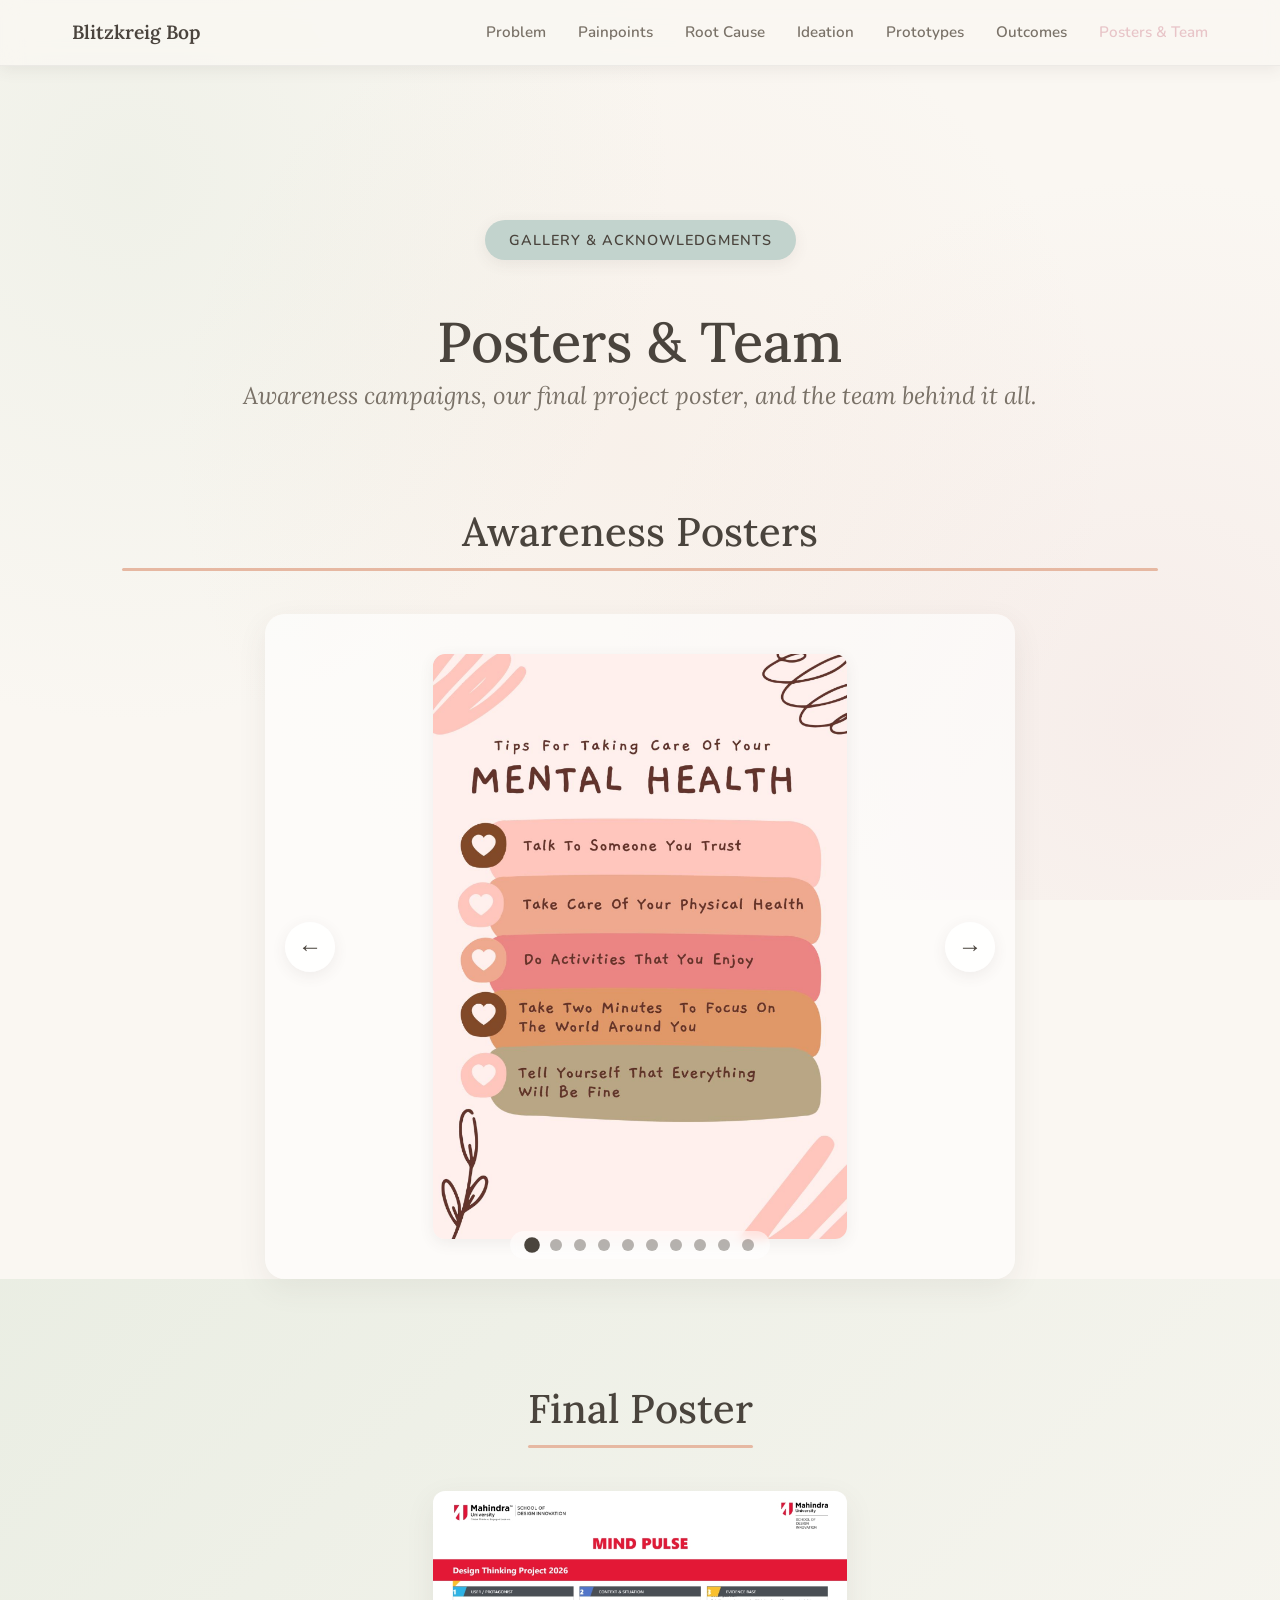
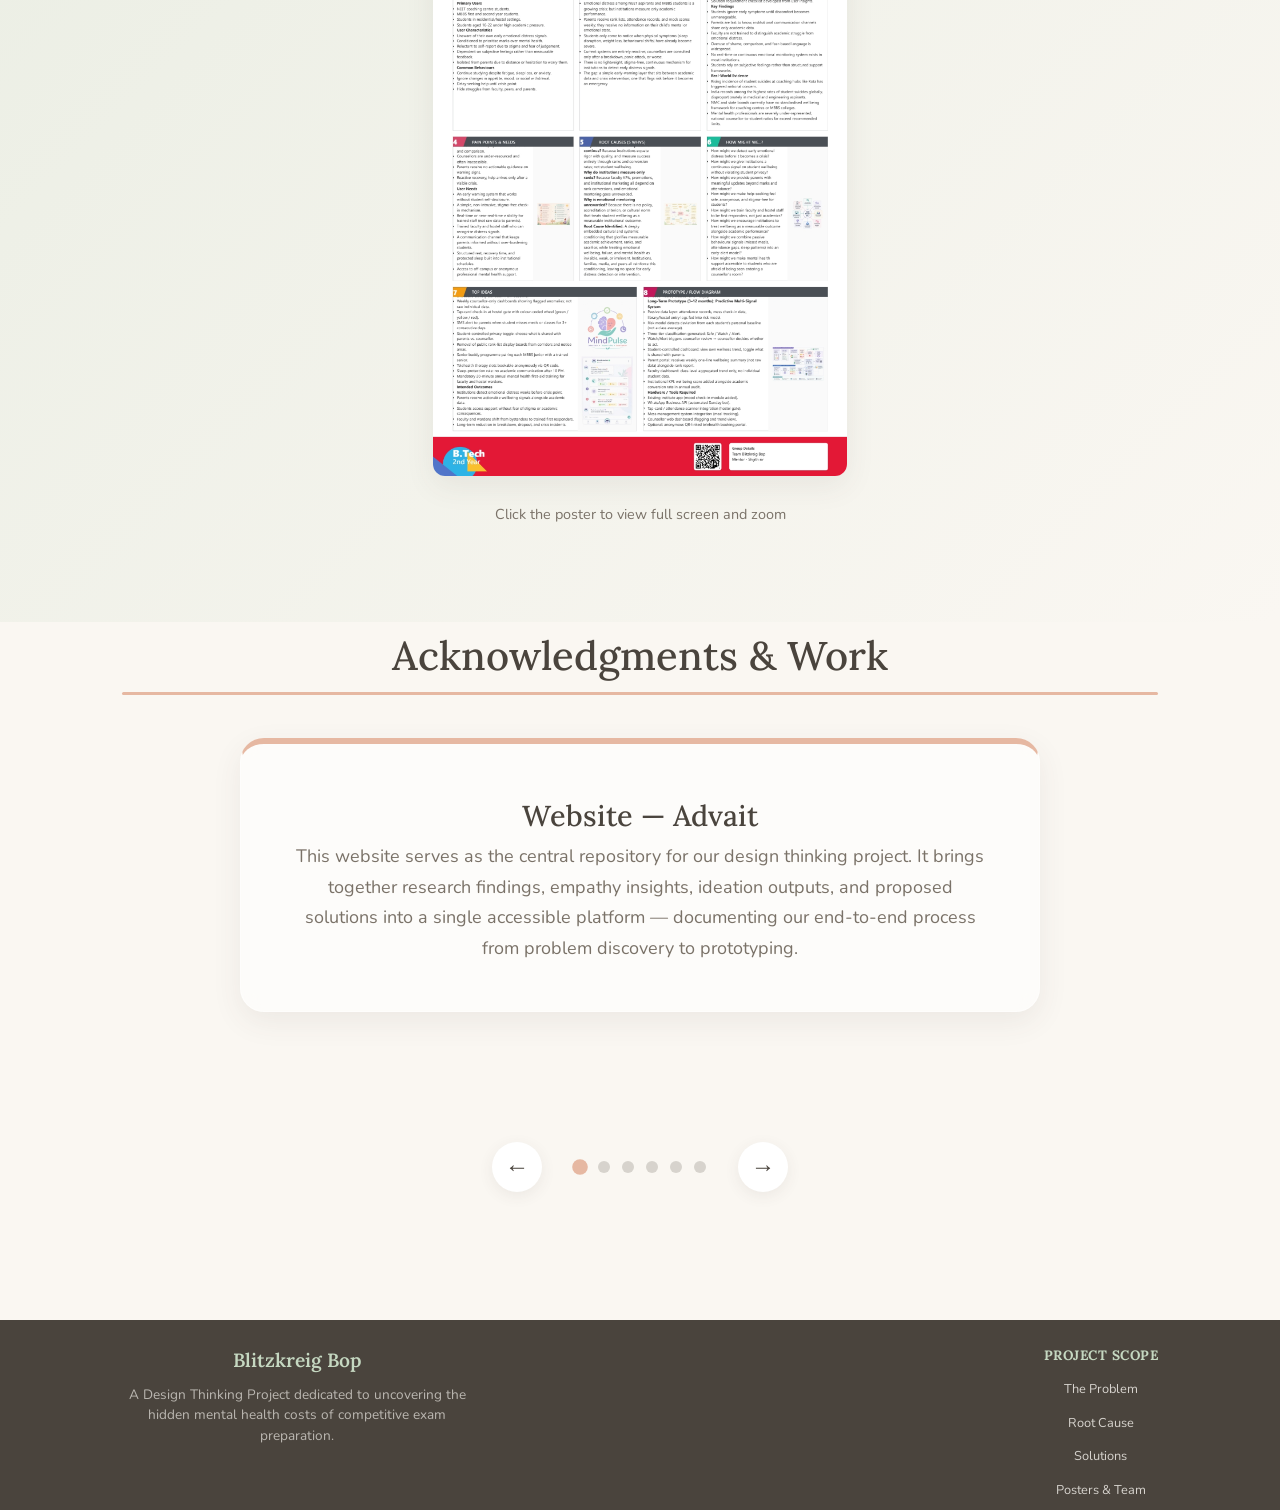
<file: posters.html>
<!DOCTYPE html>
<html lang="en">
<head>
    <meta charset="UTF-8">
    <meta name="viewport" content="width=device-width, initial-scale=1.0">
    <title>Blitzkreig Bop | Posters & Team</title>
    <link rel="stylesheet" href="styles.css">
</head>
<body>

    <nav class="navbar">
        <div class="nav-container">
            <a href="index.html" class="nav-logo">Blitzkreig Bop</a>
            <ul class="nav-links">
                <li><a href="index.html#problem">Problem</a></li>
                <li><a href="index.html#painpoints">Painpoints</a></li>
                <li><a href="index.html#root-cause">Root Cause</a></li>
                <li><a href="index.html#ideas">Ideation</a></li>
                <li><a href="index.html#prototype">Prototypes</a></li>
                <li><a href="index.html#outcomes">Outcomes</a></li>
                <li><a href="posters.html" style="color: var(--pastel-rose);">Posters & Team</a></li>
            </ul>
        </div>
    </nav>

    <header class="reveal" style="padding-top: 150px; padding-bottom: 50px; min-height: auto;">
        <div class="container" style="text-align: center;">
            <span class="hero-badge">Gallery & Acknowledgments</span>
            <h1 style="margin-top: 1rem;">Posters & Team</h1>
            <p class="hero-subtitle">Awareness campaigns, our final project poster, and the team behind it all.</p>
        </div>
    </header>

    <section id="awareness" class="container reveal" style="padding-top: 2rem;">
        <h2 style="text-align: center; width: 100%; margin-bottom: 3rem;">Awareness Posters</h2>
        <div class="poster-slider-container" id="posterSlider">
            <div class="poster-slider-wrapper">
                <div class="poster-slide"><img src="assets/poster-1.png" alt="Mental Health Matters"></div>
                <div class="poster-slide"><img src="assets/poster-2.png" alt="Tips for Mental Health"></div>
                <div class="poster-slide"><img src="assets/poster-3.png" alt="Healthy Habits"></div>
                <div class="poster-slide"><img src="assets/poster-4.png" alt="Hobbies to reduce Anxiety"></div>
                <div class="poster-slide"><img src="assets/poster-5.png" alt="It's okay to not be okay"></div>
                <div class="poster-slide"><img src="assets/poster-6.png" alt="Mental Health Plants"></div>
                <div class="poster-slide"><img src="assets/poster-7.jpg" alt="Take Care of your Mind"></div>
                <div class="poster-slide"><img src="assets/poster-8.png" alt="Break the Silence"></div>
                <div class="poster-slide"><img src="assets/poster-9.png" alt="It's really not a big deal"></div>
                <div class="poster-slide"><img src="assets/poster-10.png" alt="Mental Health Affects"></div>
            </div>
            <button class="poster-btn poster-prev-btn">←</button>
            <button class="poster-btn poster-next-btn">→</button>
            <div class="poster-dots">
                <span class="poster-dot active" onclick="currentPoster(0)"></span>
                <span class="poster-dot" onclick="currentPoster(1)"></span>
                <span class="poster-dot" onclick="currentPoster(2)"></span>
                <span class="poster-dot" onclick="currentPoster(3)"></span>
                <span class="poster-dot" onclick="currentPoster(4)"></span>
                <span class="poster-dot" onclick="currentPoster(5)"></span>
                <span class="poster-dot" onclick="currentPoster(6)"></span>
                <span class="poster-dot" onclick="currentPoster(7)"></span>
                <span class="poster-dot" onclick="currentPoster(8)"></span>
                <span class="poster-dot" onclick="currentPoster(9)"></span>
            </div>
        </div>
    </section>

    <section id="final-poster" class="bg-sage reveal">
        <div class="container" style="text-align: center;">
            <h2 style="margin-bottom: 2rem;">Final Poster</h2>
            <div style="margin-top: 1rem; width: 100%; display: flex; justify-content: center;">
                <a href="assets/final-poster.png" target="_blank" title="Click to view full size" style="display: block; cursor: zoom-in;">
                    <img src="assets/final-poster.png" alt="Final Design Thinking Project Poster" style="max-height: 65vh; max-width: 100%; width: auto; border-radius: 12px; box-shadow: 0 10px 30px var(--shadow-color); transition: transform 0.3s ease;">
                </a>
            </div>
            <p style="margin-top: 1rem; font-size: 0.9rem; color: var(--text-light);">Click the poster to view full screen and zoom</p>
        </div>
    </section>

    <section id="acknowledgments" class="container reveal" style="padding-bottom: 6rem;">
        <h2 style="text-align: center; width: 100%; margin-bottom: 3rem;">Acknowledgments & Work</h2>
        
        <div class="slider-container">
            <div class="slider-wrapper">
                <div class="slide active">
                    <div class="slide-content card">
                        <h3>Website — Advait</h3>
                        <p>This website serves as the central repository for our design thinking project. It brings together research findings, empathy insights, ideation outputs, and proposed solutions into a single accessible platform — documenting our end-to-end process from problem discovery to prototyping.</p>
                    </div>
                </div>
                <div class="slide">
                    <div class="slide-content card">
                        <h3>Solution Poster — Aditi</h3>
                        <p>A visually structured poster presenting the top solutions our team converged on — including peer support networks, structured mental health check-ins, and faculty sensitisation programs. Each solution is mapped to the specific pain points uncovered during the empathy phase.</p>
                    </div>
                </div>
                <div class="slide">
                    <div class="slide-content card">
                        <h3>Problem Poster, Empathy & Journey Maps, Root Cause Analysis — Satwika</h3>
                        <p>Covers the problem poster articulating the core challenge — extreme academic pressure, isolation, and lack of institutional support. Empathy and journey maps track the emotional arc of students across exam preparation cycles, while the root cause analysis traces systemic contributors to mental health decline in NEET and MBBS contexts.</p>
                    </div>
                </div>
                <div class="slide">
                    <div class="slide-content card">
                        <h3>Awareness Posters — Aniruddh & Kulsum</h3>
                        <p>A series of awareness posters designed to surface the mental health crisis among medical students to a broader audience — peers, faculty, and institutions. The posters translate data and lived experiences into compelling visual narratives that prompt acknowledgment and action.</p>
                    </div>
                </div>
                <div class="slide">
                    <div class="slide-content card">
                        <h3>Prototype — Tanya</h3>
                        <p>An interactive prototype demonstrating how our primary solution would function in a real setting. It simulates key touchpoints such as anonymous help-seeking, peer matching, or faculty reporting pathways — focusing on usability and the student experience.</p>
                    </div>
                </div>
                <div class="slide">
                    <div class="slide-content card">
                        <h3>Top Solutions — Keerthana</h3>
                        <p>A curated presentation of the highest-impact solutions shortlisted through structured ideation and feasibility assessment. Each solution is evaluated against desirability, viability, and implementability — offering institutions a prioritised roadmap for improving student mental health support.</p>
                    </div>
                </div>
            </div>
            
            <div class="slider-controls">
                <button class="slider-btn prev-btn">←</button>
                <div class="slider-dots">
                    <span class="dot active" onclick="currentSlide(0)"></span>
                    <span class="dot" onclick="currentSlide(1)"></span>
                    <span class="dot" onclick="currentSlide(2)"></span>
                    <span class="dot" onclick="currentSlide(3)"></span>
                    <span class="dot" onclick="currentSlide(4)"></span>
                    <span class="dot" onclick="currentSlide(5)"></span>
                </div>
                <button class="slider-btn next-btn">→</button>
            </div>
        </div>
    </section>

    <footer class="site-footer">
        <div class="container footer-content">
            <div class="footer-brand">
                <span class="footer-logo">Blitzkreig Bop</span>
                <p>A Design Thinking Project dedicated to uncovering the hidden mental health costs of competitive exam preparation.</p>
            </div>
            <div class="footer-links">
                <h4 class="footer-heading">Project Scope</h4>
                <ul>
                    <li><a href="index.html#problem">The Problem</a></li>
                    <li><a href="index.html#root-cause">Root Cause</a></li>
                    <li><a href="index.html#prototype">Solutions</a></li>
                    <li><a href="posters.html">Posters & Team</a></li>
                </ul>
            </div>
        </div>
    </footer>

    <script>
        // Simple scroll reveal animation for the lofi chill vibe
        function reveal() {
            var reveals = document.querySelectorAll(".reveal");
            for (var i = 0; i < reveals.length; i++) {
                var windowHeight = window.innerHeight;
                var elementTop = reveals[i].getBoundingClientRect().top;
                var elementVisible = 100;
                if (elementTop < windowHeight - elementVisible) {
                    reveals[i].classList.add("active");
                }
            }
        }
        window.addEventListener("scroll", reveal);
        // Trigger once on load
        reveal();

        // Acknowledgments Slider logic
        let slideIndex = 0;
        const slides = document.querySelectorAll('.slide');
        const dots = document.querySelectorAll('.dot');
        const prevBtn = document.querySelector('.prev-btn');
        const nextBtn = document.querySelector('.next-btn');

        if (slides.length > 0) {
            function showSlide(n) {
                slides.forEach(s => s.classList.remove('active'));
                dots.forEach(d => d.classList.remove('active'));
                
                slideIndex = n;
                if (slideIndex >= slides.length) slideIndex = 0;
                if (slideIndex < 0) slideIndex = slides.length - 1;
                
                slides[slideIndex].classList.add('active');
                dots[slideIndex].classList.add('active');
            }

            function nextSlide() { showSlide(slideIndex + 1); }
            function prevSlide() { showSlide(slideIndex - 1); }
            function currentSlide(n) { showSlide(n); }

            nextBtn.addEventListener('click', nextSlide);
            prevBtn.addEventListener('click', prevSlide);
        }

        // Poster Slider logic
        let posterIndex = 0;
        const posterSlides = document.querySelectorAll('.poster-slide');
        const posterDots = document.querySelectorAll('.poster-dot');
        const posterPrevBtn = document.querySelector('.poster-prev-btn');
        const posterNextBtn = document.querySelector('.poster-next-btn');
        const posterWrapper = document.querySelector('.poster-slider-wrapper');

        if (posterSlides.length > 0) {
            function showPoster(n) {
                posterDots.forEach(d => d.classList.remove('active'));
                
                posterIndex = n;
                if (posterIndex >= posterSlides.length) posterIndex = 0;
                if (posterIndex < 0) posterIndex = posterSlides.length - 1;
                
                posterWrapper.style.transform = `translateX(-${posterIndex * 100}%)`;
                posterDots[posterIndex].classList.add('active');
            }

            function nextPoster() { showPoster(posterIndex + 1); }
            function prevPoster() { showPoster(posterIndex - 1); }
            function currentPoster(n) { showPoster(n); }

            posterNextBtn.addEventListener('click', nextPoster);
            posterPrevBtn.addEventListener('click', prevPoster);

            // Swipe support for poster slider
            let touchstartX = 0;
            let touchendX = 0;
            const posterContainer = document.getElementById('posterSlider');

            posterContainer.addEventListener('touchstart', e => {
                touchstartX = e.changedTouches[0].screenX;
            }, {passive: true});

            posterContainer.addEventListener('touchend', e => {
                touchendX = e.changedTouches[0].screenX;
                handleGesture();
            }, {passive: true});

            function handleGesture() {
                if (touchendX < touchstartX - 50) nextPoster();
                if (touchendX > touchstartX + 50) prevPoster();
            }
        }
    </script>
</body>
</html>
</file>
<file: styles.css>
@import url('https://fonts.googleapis.com/css2?family=Lora:ital,wght@0,400;0,500;0,600;1,400&family=Nunito:wght@300;400;600;700&display=swap');

:root {
  --bg-color: #FAF7F2;
  --text-color: #4A443D;
  --text-light: #7A7268;

  --pastel-sage: #C5D8C1;
  --pastel-rose: #E8C5C8;
  --pastel-blue: #C2D3CD;
  --pastel-peach: #E6B8A2;
  --pastel-yellow: #F6E2B5;

  --card-bg: rgba(255, 255, 255, 0.6);
  --shadow-color: rgba(74, 68, 61, 0.08);

  --font-heading: 'Lora', serif;
  --font-body: 'Nunito', sans-serif;
}

* {
  box-sizing: border-box;
  margin: 0;
  padding: 0;
}

html {
  scroll-behavior: smooth;
}

body {
  background-color: var(--bg-color);
  color: var(--text-color);
  font-family: var(--font-body);
  line-height: 1.7;
  overflow-x: hidden;
  background-image:
    radial-gradient(circle at 10% 20%, rgba(197, 216, 193, 0.2) 0%, transparent 40%),
    radial-gradient(circle at 90% 80%, rgba(232, 197, 200, 0.2) 0%, transparent 40%),
    radial-gradient(circle at 50% 50%, rgba(230, 184, 162, 0.1) 0%, transparent 60%);
  background-attachment: fixed;
  padding-top: 70px; /* offset for fixed navbar */
}

/* Navbar Styles */
.navbar {
  position: fixed;
  top: 0;
  left: 0;
  width: 100%;
  background: rgba(250, 247, 242, 0.85);
  backdrop-filter: blur(10px);
  -webkit-backdrop-filter: blur(10px);
  z-index: 1000;
  border-bottom: 1px solid rgba(0,0,0,0.05);
  box-shadow: 0 4px 15px var(--shadow-color);
  padding: 1rem 0;
  transition: all 0.3s ease;
}

.nav-container {
  max-width: 1200px;
  margin: 0 auto;
  padding: 0 2rem;
  display: flex;
  justify-content: space-between;
  align-items: center;
}

.nav-logo {
  font-family: var(--font-heading);
  font-size: 1.2rem;
  font-weight: 600;
  color: var(--text-color);
  text-decoration: none;
}

.nav-links {
  list-style: none;
  display: flex;
  gap: 2rem;
}

.nav-links a {
  text-decoration: none;
  color: var(--text-light);
  font-weight: 600;
  font-size: 0.95rem;
  transition: color 0.3s ease;
}

.nav-links a:hover {
  color: var(--pastel-rose);
}

@media (max-width: 768px) {
  .nav-links {
    display: none; /* Hide links on mobile for simplicity, or implement a hamburger menu later */
  }
}


h1,
h2,
h3,
h4 {
  font-family: var(--font-heading);
  font-weight: 500;
  color: var(--text-color);
  margin-bottom: 1rem;
}

h1 {
  font-size: 3.5rem;
  line-height: 1.2;
  margin-bottom: 0;
}

h2 {
  font-size: 2.5rem;
  margin-bottom: 2rem;
  position: relative;
  display: inline-block;
}

h2::after {
  content: '';
  position: absolute;
  bottom: -5px;
  left: 0;
  width: 100%;
  height: 3px;
  background-color: var(--pastel-peach);
  border-radius: 2px;
}

p {
  font-size: 1.125rem;
  margin-bottom: 0;
  color: var(--text-light);
}

.container {
  max-width: 1100px;
  margin: 0 auto;
  padding: 0 2rem;
}

section {
  padding: 6rem 0;
  position: relative;
}

/* Header / Hero */
header {
  padding: 8rem 0 6rem;
  text-align: center;
}

.hero-badge {
  display: inline-block;
  padding: 0.5rem 1.5rem;
  background-color: var(--pastel-blue);
  color: var(--text-color);
  border-radius: 50px;
  font-weight: 600;
  font-size: 0.9rem;
  text-transform: uppercase;
  letter-spacing: 1px;
  margin-bottom: 2rem;
  box-shadow: 0 4px 15px var(--shadow-color);
}

.hero-subtitle {
  font-size: 1.5rem;
  max-width: 800px;
  margin: 0 auto;
  font-family: var(--font-heading);
  font-style: italic;
  color: var(--text-light);
}

/* Cards & Layouts */
.card {
  background: var(--card-bg);
  backdrop-filter: blur(10px);
  -webkit-backdrop-filter: blur(10px);
  border: 1px solid rgba(255, 255, 255, 0.4);
  border-radius: 24px;
  padding: 3rem;
  box-shadow: 0 10px 30px var(--shadow-color);
  transition: transform 0.4s cubic-bezier(0.165, 0.84, 0.44, 1), box-shadow 0.4s ease;
}

.card:hover {
  transform: translateY(-5px);
  box-shadow: 0 15px 40px rgba(74, 68, 61, 0.12);
}

.grid-2 {
  display: grid;
  grid-template-columns: 1fr 1fr;
  gap: 3rem;
}

.grid-3 {
  display: grid;
  grid-template-columns: repeat(3, 1fr);
  gap: 2rem;
}

/* Specific Sections */
.bg-sage {
  background: linear-gradient(135deg, rgba(197, 216, 193, 0.3) 0%, transparent 100%);
}

.bg-rose {
  background: linear-gradient(135deg, rgba(232, 197, 200, 0.3) 0%, transparent 100%);
}

.bg-yellow {
  background: linear-gradient(135deg, rgba(246, 226, 181, 0.3) 0%, transparent 100%);
}

/* Painpoints */
.painpoint-list {
  list-style: none;
}

.painpoint-item {
  display: flex;
  align-items: flex-start;
  margin-bottom: 2rem;
  background: white;
  padding: 1.5rem;
  border-radius: 16px;
  box-shadow: 0 4px 15px var(--shadow-color);
}

.painpoint-icon {
  width: 48px;
  height: 48px;
  min-width: 48px;
  background-color: var(--pastel-rose);
  border-radius: 50%;
  display: flex;
  align-items: center;
  justify-content: center;
  margin-right: 1.5rem;
  font-size: 1.5rem;
}

/* How Might We */
.hmw-statement {
  font-size: 1.5rem;
  font-family: var(--font-heading);
  text-align: center;
  color: var(--text-color);
  padding: 3rem 2rem;
  background-color: var(--pastel-sage);
  border-radius: 24px;
  box-shadow: inset 0 0 20px rgba(255, 255, 255, 0.5), 0 10px 30px var(--shadow-color);
}

/* Ideas & Prototype */
.idea-card {
  text-align: center;
  padding: 2.5rem 1.5rem;
  background: white;
  border-radius: 20px;
  position: relative;
  overflow: hidden;
  box-shadow: 0 8px 25px var(--shadow-color);
  transition: all 0.3s ease;
}

.idea-card:hover {
  transform: translateY(-10px);
}

.idea-card::before {
  content: '';
  position: absolute;
  top: 0;
  left: 0;
  width: 100%;
  height: 6px;
}

.idea-card:nth-child(5n+1)::before {
  background-color: var(--pastel-sage);
}

.idea-card:nth-child(5n+2)::before {
  background-color: var(--pastel-peach);
}

.idea-card:nth-child(5n+3)::before {
  background-color: var(--pastel-blue);
}

.idea-card:nth-child(5n+4)::before {
  background-color: var(--pastel-rose);
}

.idea-card:nth-child(5n+5)::before {
  background-color: var(--pastel-yellow);
}

/* Flow Diagram */
.flow-diagram {
  display: flex;
  flex-direction: column;
  gap: 1.5rem;
  align-items: center;
}

.flow-step {
  background: white;
  padding: 1.5rem 3rem;
  border-radius: 50px;
  box-shadow: 0 4px 15px var(--shadow-color);
  font-weight: 600;
  position: relative;
  text-align: center;
  width: 80%;
  max-width: 500px;
}

.flow-arrow {
  height: 40px;
  width: 2px;
  background-color: var(--pastel-blue);
  position: relative;
}

.flow-arrow::after {
  content: '';
  position: absolute;
  bottom: 0;
  left: 50%;
  transform: translateX(-50%);
  width: 0;
  height: 0;
  border-left: 8px solid transparent;
  border-right: 8px solid transparent;
  border-top: 8px solid var(--pastel-blue);
}

/* Node Workflow Tree */
.node-grid {
  display: grid;
  grid-template-columns: 1fr 1fr;
  gap: 3rem;
  margin-top: 3rem;
}

.node-group {
  display: flex;
  flex-direction: column;
}

.main-node {
  padding: 1rem 1.5rem;
  border-radius: 12px;
  font-weight: 600;
  font-family: var(--font-heading);
  font-size: 1.2rem;
  color: var(--text-color);
  position: relative;
  box-shadow: 0 4px 15px var(--shadow-color);
  z-index: 2;
  align-self: flex-start;
  background: white;
  border: 2px solid;
}

.sub-nodes-list {
  margin-top: 1rem;
  margin-left: 2rem;
  padding-left: 1.5rem;
  display: flex;
  flex-direction: column;
  gap: 1rem;
  position: relative;
  border-left: 2px solid;
}

.sub-node-item {
  background: white;
  padding: 0.8rem 1.2rem;
  border-radius: 8px;
  font-size: 0.95rem;
  color: var(--text-light);
  position: relative;
  box-shadow: 0 2px 8px var(--shadow-color);
}

.sub-node-item::before {
  content: '';
  position: absolute;
  left: -1.5rem;
  top: 50%;
  transform: translateY(-50%);
  width: 1.5rem;
  height: 2px;
}

/* Acknowledgments */
footer {
  text-align: center;
  padding: 4rem 0;
  background-color: var(--text-color);
  color: var(--bg-color);
}

footer p {
  color: var(--bg-color);
  opacity: 0.8;
  margin: 0;
}

/* Animations */
.reveal {
  opacity: 0;
  transform: translateY(30px);
  transition: all 0.8s ease-out;
}

.reveal.active {
  opacity: 1;
  transform: translateY(0);
}

/* Slider Styles */
.slider-container {
  position: relative;
  max-width: 800px;
  margin: 0 auto;
}

.slider-wrapper {
  position: relative;
  height: 380px;
}

.slide {
  position: absolute;
  top: 0;
  left: 0;
  width: 100%;
  opacity: 0;
  transition: opacity 0.5s ease-in-out, transform 0.5s ease-in-out;
  transform: translateX(30px);
  pointer-events: none;
}

.slide.active {
  opacity: 1;
  transform: translateX(0);
  pointer-events: auto;
}

.slide-content {
  text-align: center;
  padding: 3rem;
  background-color: var(--card-bg);
  border-top: 6px solid var(--pastel-peach);
  height: 100%;
  display: flex;
  flex-direction: column;
  justify-content: center;
}

.slide-content h3 {
  color: var(--text-color);
  font-size: 1.8rem;
  margin-bottom: 0;
}

.slider-controls {
  display: flex;
  justify-content: center;
  align-items: center;
  gap: 2rem;
  margin-top: 1.5rem;
}

.slider-btn {
  background: white;
  border: none;
  width: 50px;
  height: 50px;
  border-radius: 50%;
  font-size: 1.5rem;
  color: var(--text-color);
  cursor: pointer;
  box-shadow: 0 4px 15px var(--shadow-color);
  transition: all 0.3s ease;
  display: flex;
  align-items: center;
  justify-content: center;
}

.slider-btn:hover {
  background: var(--pastel-sage);
  transform: scale(1.1);
}

.slider-dots {
  display: flex;
  gap: 12px;
}

.dot {
  width: 12px;
  height: 12px;
  border-radius: 50%;
  background-color: rgba(74, 68, 61, 0.2);
  cursor: pointer;
  transition: all 0.3s ease;
}

.dot.active {
  background-color: var(--pastel-peach);
  transform: scale(1.3);
}

/* Poster Slider Styles */
.poster-slider-container {
  position: relative;
  max-width: 750px;
  margin: 0 auto;
  overflow: hidden;
  border-radius: 20px;
  box-shadow: 0 10px 30px var(--shadow-color);
  background: var(--card-bg);
}

.poster-slider-wrapper {
  display: flex;
  transition: transform 0.5s ease-in-out;
}

.poster-slide {
  min-width: 100%;
  box-sizing: border-box;
  display: flex;
  justify-content: center;
  align-items: center;
  padding: 2.5rem 4rem; /* Leave room for the left/right buttons */
}

.poster-slide img {
  width: auto;
  max-width: 100%;
  max-height: 65vh; /* Ensure it fits vertically within the viewport */
  object-fit: contain;
  display: block;
  border-radius: 12px;
  box-shadow: 0 4px 15px var(--shadow-color);
}

.poster-btn {
  position: absolute;
  top: 50%;
  transform: translateY(-50%);
  background: rgba(255,255,255,0.9);
  border: none;
  width: 50px;
  height: 50px;
  border-radius: 50%;
  font-size: 1.5rem;
  color: var(--text-color);
  cursor: pointer;
  z-index: 10;
  box-shadow: 0 4px 15px var(--shadow-color);
  transition: all 0.3s ease;
  display: flex;
  align-items: center;
  justify-content: center;
}

.poster-btn:hover {
  background: var(--pastel-sage);
  transform: translateY(-50%) scale(1.1);
}

.poster-prev-btn {
  left: 20px;
}

.poster-next-btn {
  right: 20px;
}

.poster-dots {
  position: absolute;
  bottom: 20px;
  left: 50%;
  transform: translateX(-50%);
  display: flex;
  gap: 12px;
  z-index: 10;
  background: rgba(255, 255, 255, 0.5);
  padding: 8px 16px;
  border-radius: 20px;
  backdrop-filter: blur(5px);
}

.poster-dot {
  width: 12px;
  height: 12px;
  border-radius: 50%;
  background-color: rgba(74, 68, 61, 0.4);
  cursor: pointer;
  transition: all 0.3s ease;
}

.poster-dot.active {
  background-color: var(--text-color);
  transform: scale(1.3);
}

/* Responsive */
@media (max-width: 768px) {
  h1 {
    font-size: 2.5rem;
  }

  h2 {
    font-size: 2rem;
  }

  .grid-2,
  .grid-3 {
    grid-template-columns: 1fr;
  }

  .card {
    padding: 2rem;
  }

  .slider-wrapper {
    height: 480px;
  }

  .slide-content {
    padding: 2rem 1.5rem;
  }
}
/* Footer Styles */
.site-footer {
  background-color: var(--text-color);
  color: var(--bg-color);
  padding: 1.5rem 0 0;
  margin-top: 2rem;
}

.footer-content {
  display: flex;
  justify-content: space-between;
  flex-wrap: wrap;
  gap: 1.5rem;
  margin-bottom: 0;
}

.footer-brand {
  max-width: 350px;
}

.footer-logo {
  font-family: var(--font-heading);
  font-size: 1.2rem;
  font-weight: 600;
  color: var(--pastel-sage);
  display: block;
  margin-bottom: 0.5rem;
}

.footer-brand p {
  font-size: 0.85rem;
  color: rgba(250, 247, 242, 0.8);
  line-height: 1.5;
  margin: 0;
}

.footer-links .footer-heading {
  font-size: 0.85rem;
  font-weight: 700;
  color: var(--pastel-sage);
  margin-bottom: 0.5rem;
  text-transform: uppercase;
  letter-spacing: 0.5px;
}

.footer-links ul {
  list-style: none;
  padding: 0;
  margin: 0;
}

.footer-links ul li {
  margin-bottom: 0.4rem;
}

.footer-links ul a {
  text-decoration: none;
  color: rgba(250, 247, 242, 0.8);
  font-size: 0.8rem;
  transition: color 0.2s ease;
}

.footer-links ul a:hover {
  color: white;
}
</file>
